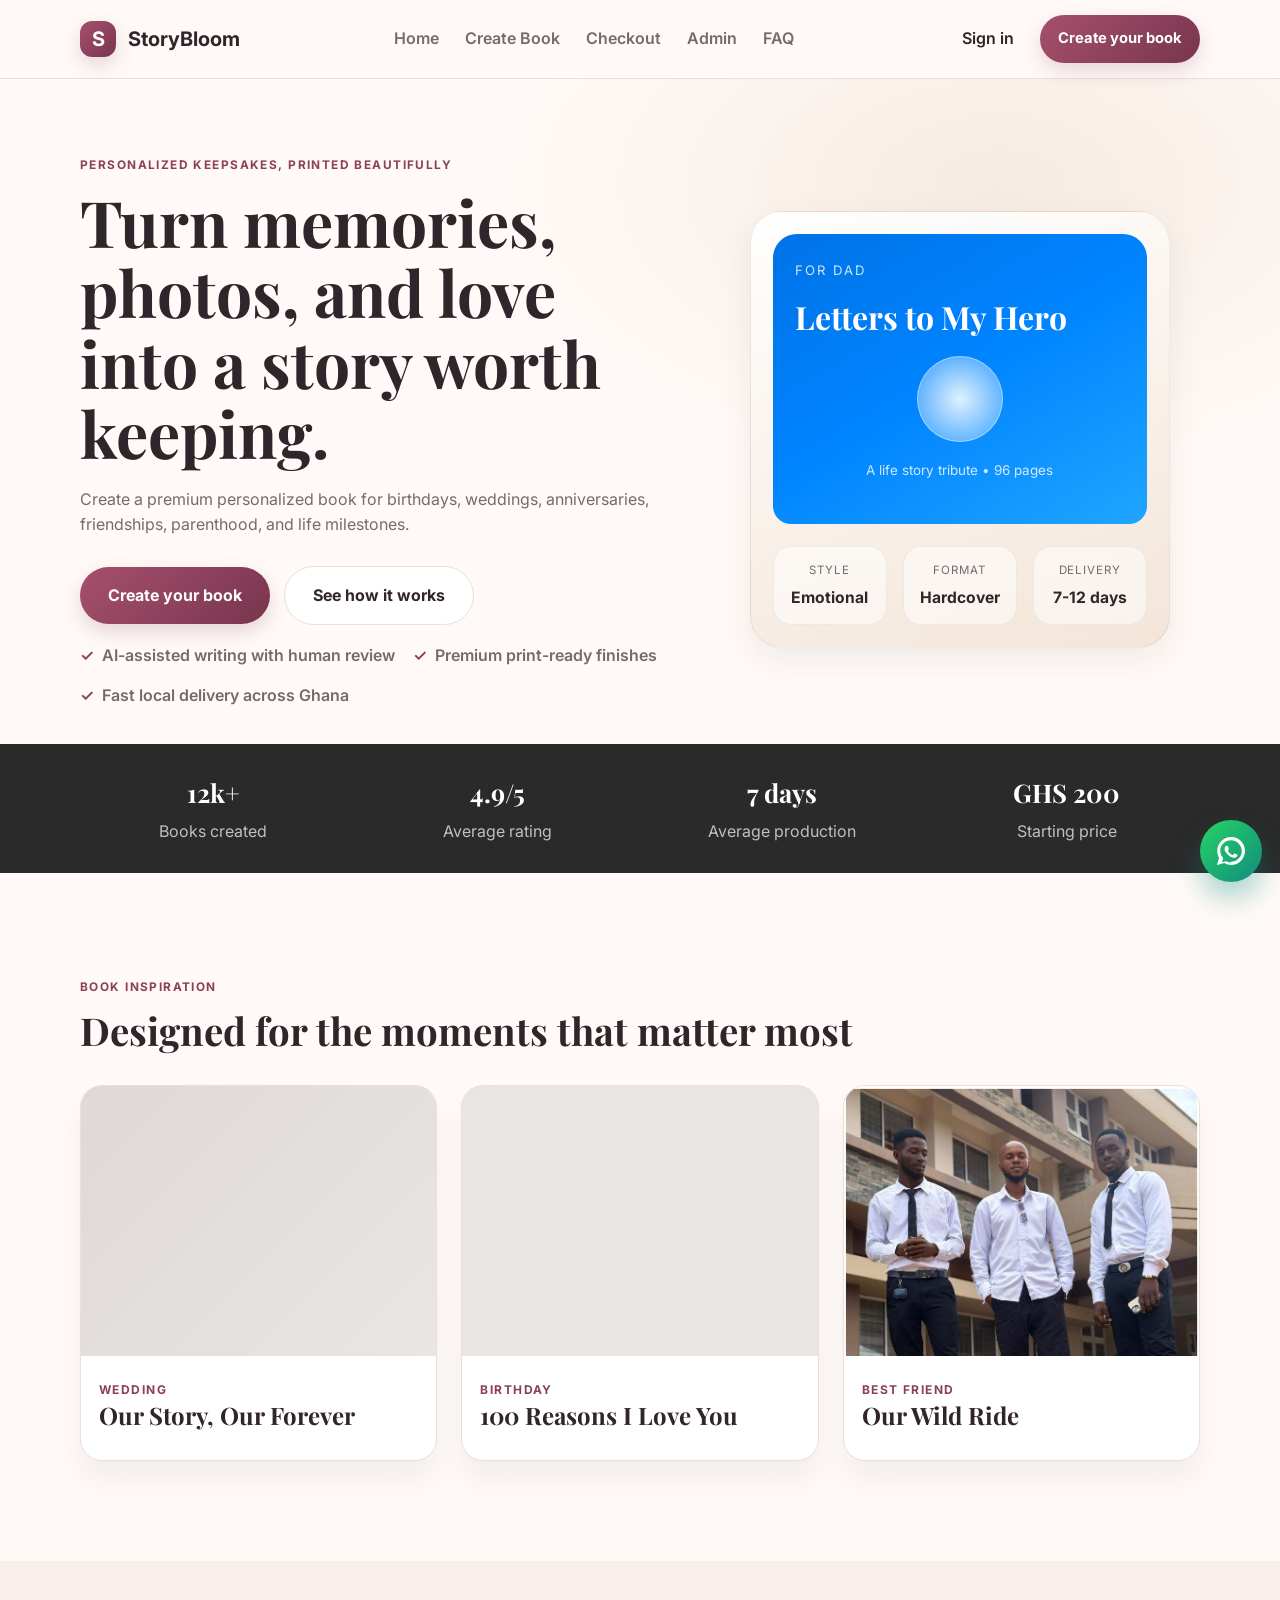
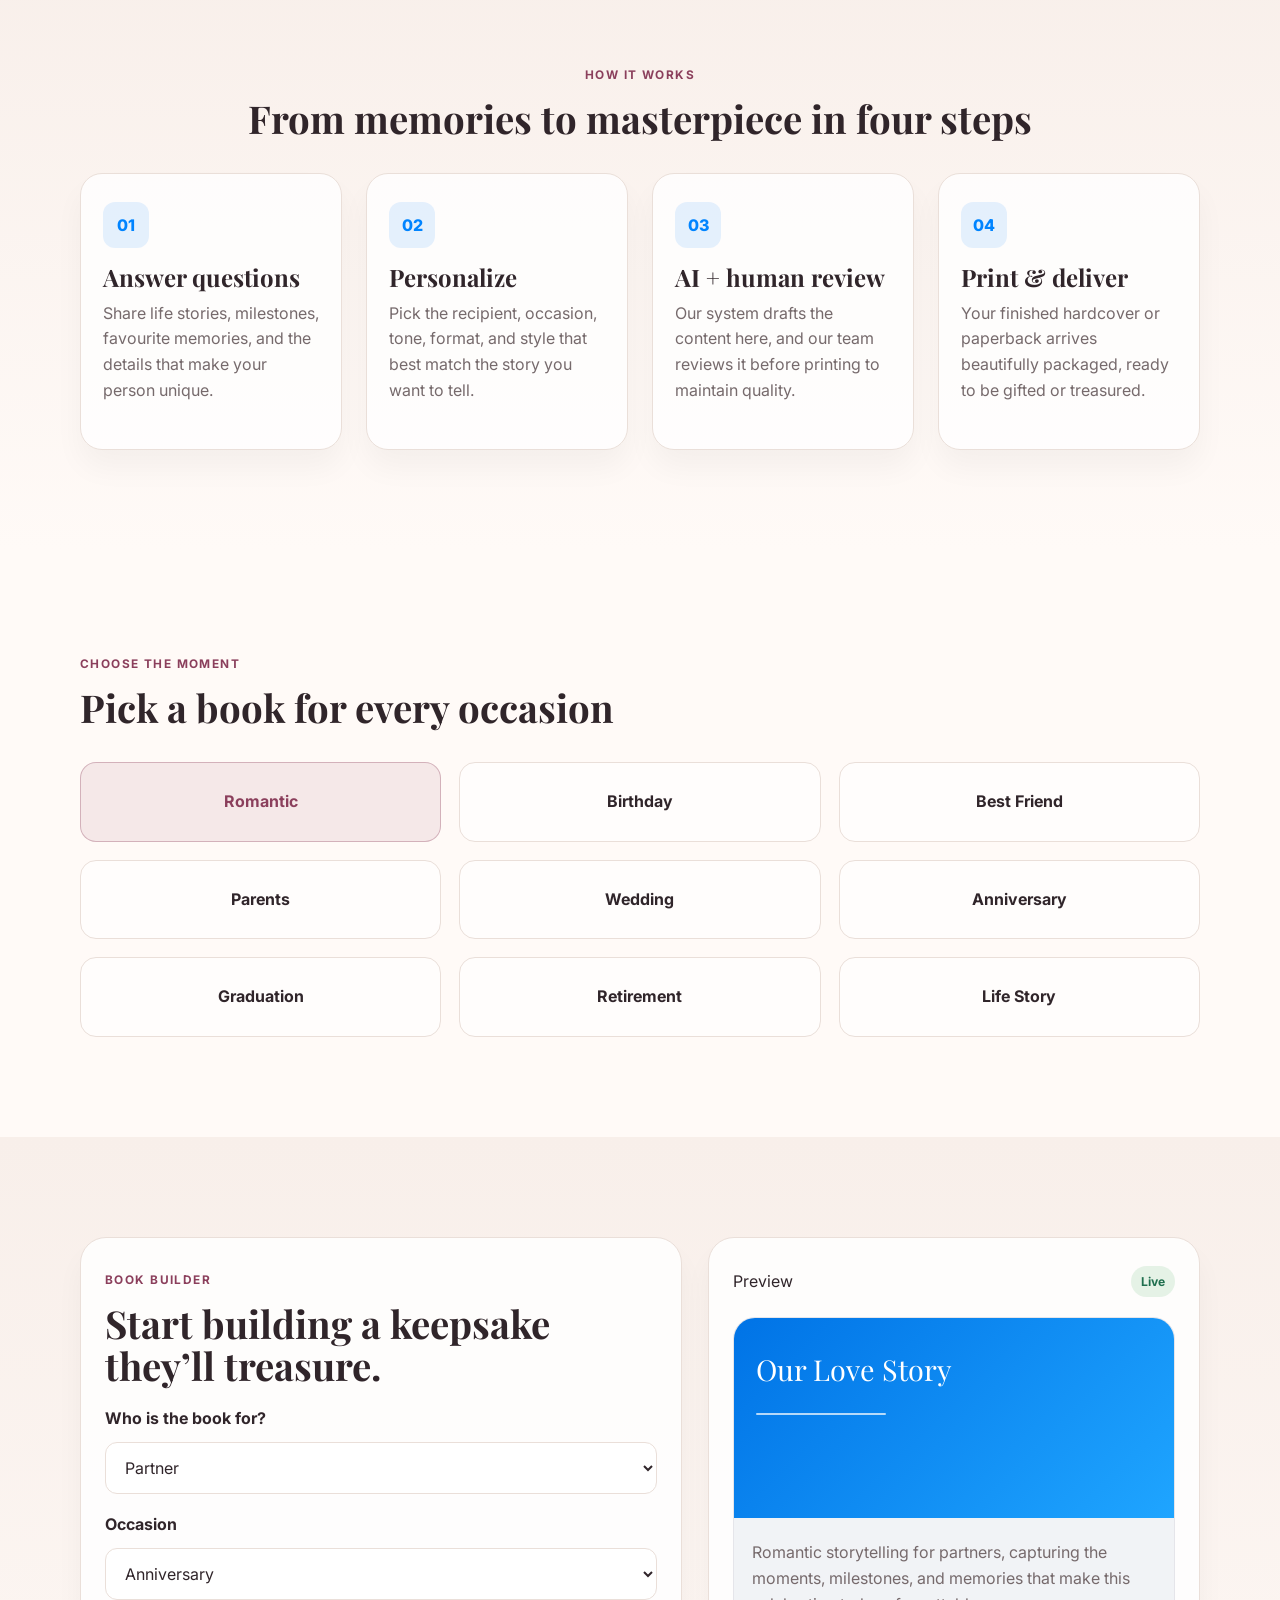
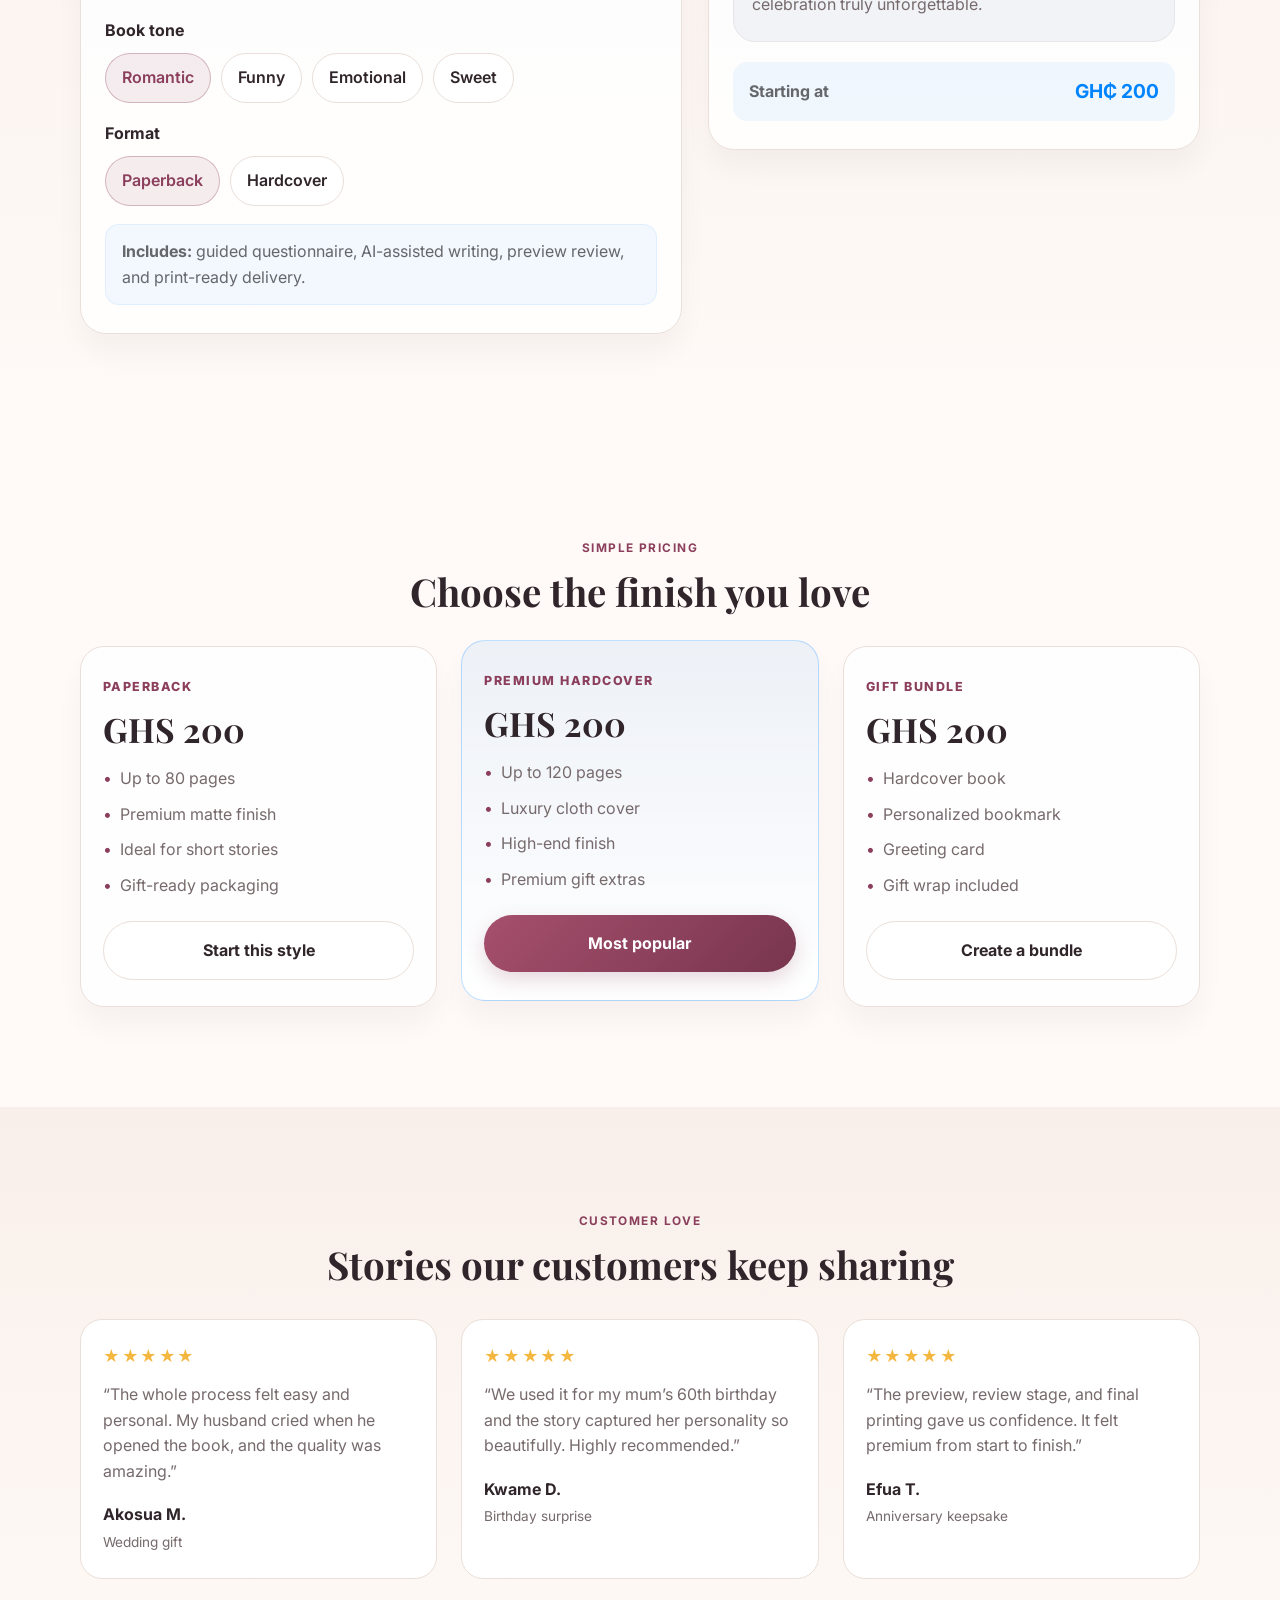
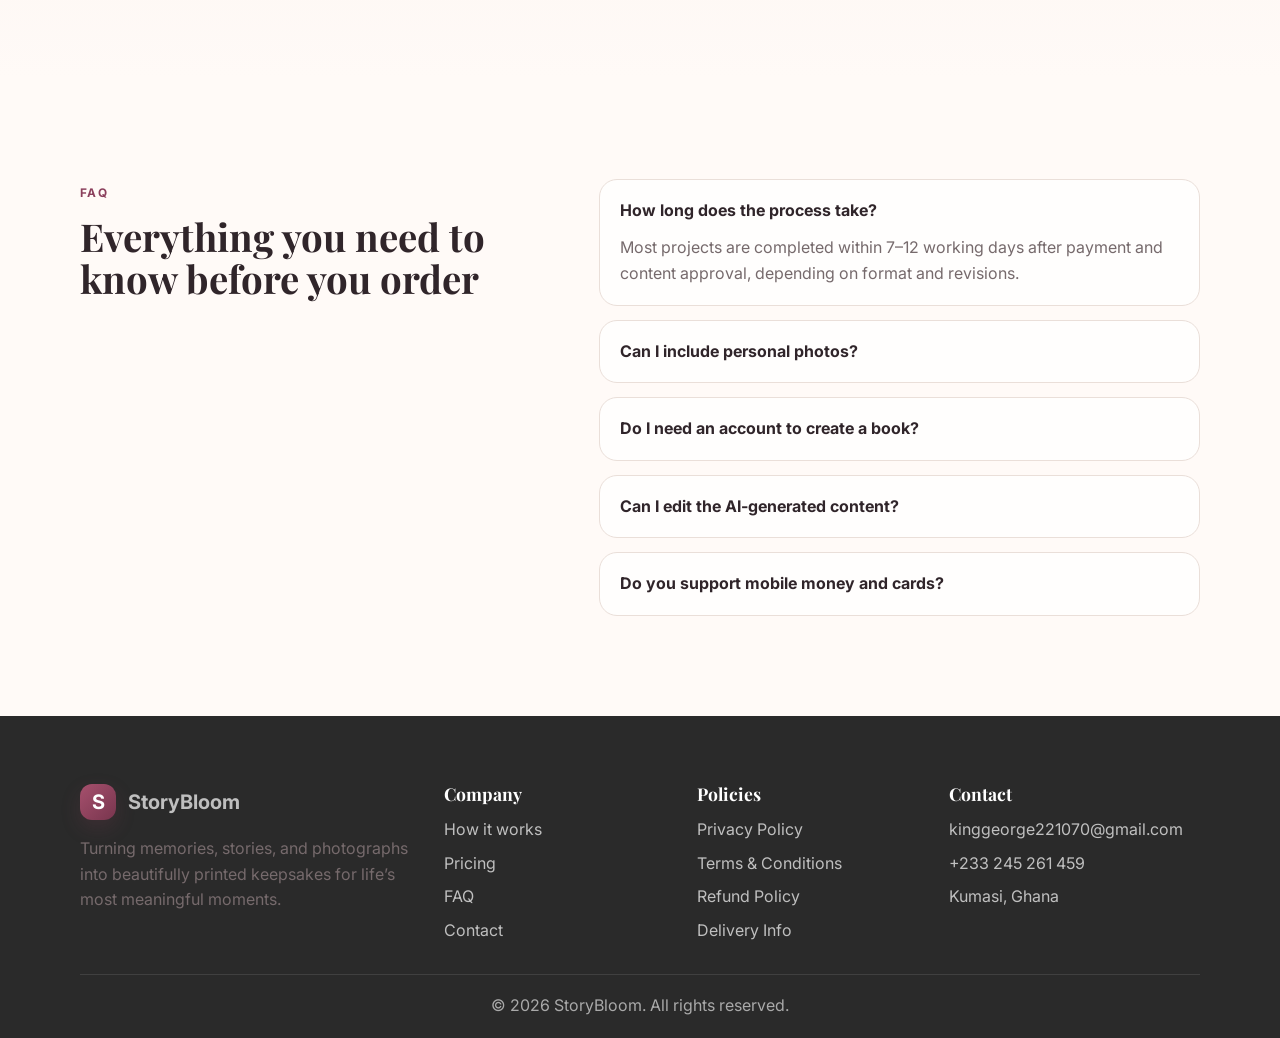
<file: index.html>
<!DOCTYPE html>
<html lang="en">

<head>
    <meta charset="UTF-8" />
    <meta name="viewport" content="width=device-width, initial-scale=1.0" />
    <title>StoryBloom | Personalized Books for Every Memory</title>
    <meta name="description" content="Create a meaningful personalized book for birthdays, anniversaries, weddings, and life milestones. Turn memories into a beautifully printed keepsake." />
    <link rel="preconnect" href="https://fonts.googleapis.com" />
    <link rel="preconnect" href="https://fonts.gstatic.com" crossorigin />
    <link href="https://fonts.googleapis.com/css2?family=Playfair+Display:wght@600;700;800&family=Inter:wght@400;500;600;700;800&display=swap" rel="stylesheet" />
    <link rel="stylesheet" href="sb.css" />
</head>

<body>
    <header class="topbar">
        <div class="container nav-wrap">
            <a href="#home" class="brand" aria-label="StoryBloom home">
                <span class="brand-mark">S</span>
                <span>StoryBloom</span>
            </a>

            <button class="nav-toggle" aria-label="Open menu">
          <span></span>
          <span></span>
          <span></span>
        </button>

            <nav class="main-nav">
                <a href="index.html">Home</a>
                <a href="create-book.html">Create Book</a>
                <a href="checkout.html">Checkout</a>
                <a href="admin.html">Admin</a>
                <a href="#faq">FAQ</a>
            </nav>

            <div class="nav-actions">
                <a href="auth.html" class="link-btn" data-auth-link>Sign in</a>
                <a href="create-book.html" class="primary-btn small">Create your book</a>
            </div>
        </div>
    </header>

    <main id="home">
        <section class="hero">
            <div class="container hero-grid">
                <div class="hero-copy">
                    <span class="eyebrow">Personalized keepsakes, printed beautifully</span>
                    <h1>Turn memories, photos, and love into a story worth keeping.</h1>
                    <p>
                        Create a premium personalized book for birthdays, weddings, anniversaries, friendships, parenthood, and life milestones.
                    </p>
                    <div class="hero-actions">
                        <a href="create-book.html" class="primary-btn">Create your book</a>
                        <a href="#how-it-works" class="secondary-btn">See how it works</a>
                    </div>
                    <ul class="hero-points">
                        <li>AI-assisted writing with human review</li>
                        <li>Premium print-ready finishes</li>
                        <li>Fast local delivery across Ghana</li>
                    </ul>
                </div>

                <div class="hero-visual" aria-label="Book mockup preview">
                    <div class="book-card">
                        <div class="book-cover">
                            <div class="cover-kicker">For Dad</div>
                            <h2>Letters to My Hero</h2>
                            <div class="cover-ornament"></div>
                            <div class="cover-meta">A life story tribute • 96 pages</div>
                        </div>
                        <div class="book-details">
                            <div>
                                <span>Style</span>
                                <strong>Emotional</strong>
                            </div>
                            <div>
                                <span>Format</span>
                                <strong>Hardcover</strong>
                            </div>
                            <div>
                                <span>Delivery</span>
                                <strong>7-12 days</strong>
                            </div>
                        </div>
                    </div>
                </div>
            </div>
        </section>

        <section class="stats-band">
            <div class="container stats-grid">
                <div>
                    <strong>12k+</strong>
                    <span>Books created</span>
                </div>
                <div>
                    <strong>4.9/5</strong>
                    <span>Average rating</span>
                </div>
                <div>
                    <strong>7 days</strong>
                    <span>Average production</span>
                </div>
                <div>
                    <strong>GHS 200</strong>
                    <span>Starting price</span>
                </div>
            </div>
        </section>

        <section class="showcase section-space">
            <div class="container">
                <div class="section-heading">
                    <span class="eyebrow">Book inspiration</span>
                    <h2>Designed for the moments that matter most</h2>
                </div>

                <div class="examples-grid">
                    <article class="example-card">
                        <div class="example-image image-one"></div>
                        <div class="example-content">
                            <span>Wedding</span>
                            <h3>Our Story, Our Forever</h3>
                        </div>
                    </article>
                    <article class="example-card">
                        <div class="example-image image-two"></div>
                        <div class="example-content">
                            <span>Birthday</span>
                            <h3>100 Reasons I Love You</h3>
                        </div>
                    </article>
                    <article class="example-card">
                        <div class="example-image image-three"></div>
                        <div class="example-content">
                            <span>Best Friend</span>
                            <h3>Our Wild Ride</h3>
                        </div>
                    </article>
                </div>
            </div>
        </section>

        <section id="how-it-works" class="section-space light-section">
            <div class="container">
                <div class="section-heading center">
                    <span class="eyebrow">How it works</span>
                    <h2>From memories to masterpiece in four steps</h2>
                </div>

                <div class="steps-grid">
                    <div class="step-card">
                        <span class="step-number">01</span>
                        <h3>Answer questions</h3>
                        <p>Share life stories, milestones, favourite memories, and the details that make your person unique.</p>
                    </div>
                    <div class="step-card">
                        <span class="step-number">02</span>
                        <h3>Personalize</h3>
                        <p>Pick the recipient, occasion, tone, format, and style that best match the story you want to tell.</p>
                    </div>
                    <div class="step-card">
                        <span class="step-number">03</span>
                        <h3>AI + human review</h3>
                        <p>Our system drafts the content here, and our team reviews it before printing to maintain quality.</p>
                    </div>
                    <div class="step-card">
                        <span class="step-number">04</span>
                        <h3>Print & deliver</h3>
                        <p>Your finished hardcover or paperback arrives beautifully packaged, ready to be gifted or treasured.</p>
                    </div>
                </div>
            </div>
        </section>

        <section id="occasions" class="section-space">
            <div class="container">
                <div class="section-heading">
                    <span class="eyebrow">Choose the moment</span>
                    <h2>Pick a book for every occasion</h2>
                </div>

                <div class="occasion-grid">
                    <button class="occasion-card active" type="button" aria-pressed="true">Romantic</button>
                    <button class="occasion-card" type="button" aria-pressed="false">Birthday</button>
                    <button class="occasion-card" type="button" aria-pressed="false">Best Friend</button>
                    <button class="occasion-card" type="button" aria-pressed="false">Parents</button>
                    <button class="occasion-card" type="button" aria-pressed="false">Wedding</button>
                    <button class="occasion-card" type="button" aria-pressed="false">Anniversary</button>
                    <button class="occasion-card" type="button" aria-pressed="false">Graduation</button>
                    <button class="occasion-card" type="button" aria-pressed="false">Retirement</button>
                    <button class="occasion-card" type="button" aria-pressed="false">Life Story</button>
                </div>
            </div>
        </section>

        <section id="create" class="section-space light-section">
            <div class="container builder-layout">
                <div class="builder-form">
                    <div class="section-heading left small-gap">
                        <span class="eyebrow">Book builder</span>
                        <h2>Start building a keepsake they’ll treasure.</h2>
                    </div>

                    <form class="book-form">
                        <div class="field-group">
                            <label for="recipient">Who is the book for?</label>
                            <select id="recipient" name="recipient">
                  <option>Partner</option>
                  <option>Friend</option>
                  <option>Mother</option>
                  <option>Father</option>
                  <option>Child</option>
                  <option>Colleague</option>
                </select>
                        </div>

                        <div class="field-group">
                            <label for="occasion">Occasion</label>
                            <select id="occasion" name="occasion">
                  <option>Birthday</option>
                  <option selected>Anniversary</option>
                  <option>Wedding</option>
                  <option>Valentine's Day</option>
                  <option>Graduation</option>
                  <option>Just Because</option>
                </select>
                        </div>

                        <div class="field-group">
                            <label for="tone">Book tone</label>
                            <div class="chips" id="tone-options">
                                <button class="chip active" type="button" aria-pressed="true">Romantic</button>
                                <button class="chip" type="button" aria-pressed="false">Funny</button>
                                <button class="chip" type="button" aria-pressed="false">Emotional</button>
                                <button class="chip" type="button" aria-pressed="false">Sweet</button>
                            </div>
                        </div>

                        <div class="field-group">
                            <label for="format">Format</label>
                            <div class="format-toggle" id="format-toggle">
                                <button class="format active" type="button" data-price="200" aria-pressed="true">Paperback</button>
                                <button class="format" type="button" data-price="200" aria-pressed="false">Hardcover</button>
                            </div>
                        </div>

                        <div class="builder-note">
                            <strong>Includes:</strong> guided questionnaire, AI-assisted writing, preview review, and print-ready delivery.
                        </div>
                    </form>
                </div>

                <aside class="builder-preview">
                    <div class="preview-window">
                        <div class="preview-header">
                            <span>Preview</span>
                            <span class="badge">Live</span>
                        </div>
                        <div class="mini-book">
                            <div class="mini-cover">
                                <div class="mini-title" id="preview-title">Our Love Story</div>
                                <div class="mini-line"></div>
                            </div>
                            <div class="mini-body">
                                <p id="preview-copy">
                                    A heartfelt, romantic keepsake capturing your connection, milestones, and the little moments that make your story unforgettable.
                                </p>
                            </div>
                        </div>
                        <div class="price-row">
                            <span>Starting at</span>
                            <strong id="preview-price">GHS 200</strong>
                        </div>
                    </div>
                </aside>
            </div>
        </section>

        <section id="pricing" class="section-space">
            <div class="container">
                <div class="section-heading center">
                    <span class="eyebrow">Simple pricing</span>
                    <h2>Choose the finish you love</h2>
                </div>

                <div class="pricing-grid">
                    <article class="pricing-card">
                        <span class="plan">Paperback</span>
                        <h3>GHS 200</h3>
                        <ul>
                            <li>Up to 80 pages</li>
                            <li>Premium matte finish</li>
                            <li>Ideal for short stories</li>
                            <li>Gift-ready packaging</li>
                        </ul>
                        <a href="#create" class="secondary-btn full">Start this style</a>
                    </article>

                    <article class="pricing-card featured">
                        <span class="plan">Premium Hardcover</span>
                        <h3>GHS 200</h3>
                        <ul>
                            <li>Up to 120 pages</li>
                            <li>Luxury cloth cover</li>
                            <li>High-end finish</li>
                            <li>Premium gift extras</li>
                        </ul>
                        <a href="#create" class="primary-btn full">Most popular</a>
                    </article>

                    <article class="pricing-card">
                        <span class="plan">Gift bundle</span>
                        <h3>GHS 200</h3>
                        <ul>
                            <li>Hardcover book</li>
                            <li>Personalized bookmark</li>
                            <li>Greeting card</li>
                            <li>Gift wrap included</li>
                        </ul>
                        <a href="#create" class="secondary-btn full">Create a bundle</a>
                    </article>
                </div>
            </div>
        </section>

        <section id="reviews" class="section-space light-section">
            <div class="container">
                <div class="section-heading center">
                    <span class="eyebrow">Customer love</span>
                    <h2>Stories our customers keep sharing</h2>
                </div>

                <div class="testimonial-grid">
                    <article class="testimonial-card">
                        <div class="stars">★★★★★</div>
                        <p>“The whole process felt easy and personal. My husband cried when he opened the book, and the quality was amazing.”</p>
                        <div class="person">
                            <strong>Akosua M.</strong>
                            <span>Wedding gift</span>
                        </div>
                    </article>

                    <article class="testimonial-card">
                        <div class="stars">★★★★★</div>
                        <p>“We used it for my mum’s 60th birthday and the story captured her personality so beautifully. Highly recommended.”</p>
                        <div class="person">
                            <strong>Kwame D.</strong>
                            <span>Birthday surprise</span>
                        </div>
                    </article>

                    <article class="testimonial-card">
                        <div class="stars">★★★★★</div>
                        <p>“The preview, review stage, and final printing gave us confidence. It felt premium from start to finish.”</p>
                        <div class="person">
                            <strong>Efua T.</strong>
                            <span>Anniversary keepsake</span>
                        </div>
                    </article>
                </div>
            </div>
        </section>

        <section id="faq" class="section-space faq-section">
            <div class="container faq-wrap">
                <div class="section-heading left small-gap">
                    <span class="eyebrow">FAQ</span>
                    <h2>Everything you need to know before you order</h2>
                </div>

                <div class="faq-list">
                    <details open>
                        <summary>How long does the process take?</summary>
                        <p>Most projects are completed within 7–12 working days after payment and content approval, depending on format and revisions.</p>
                    </details>
                    <details>
                        <summary>Can I include personal photos?</summary>
                        <p>Yes. You can upload multiple photos, select a preferred cover image, and arrange them within the story layout.</p>
                    </details>
                    <details>
                        <summary>Do I need an account to create a book?</summary>
                        <p>Yes. Sign in or register before creating a book. Your account keeps your draft and uploaded photos private.</p>
                    </details>
                    <details>
                        <summary>Can I edit the AI-generated content?</summary>
                        <p>Yes. The content is reviewed and can be revised before approval for print.</p>
                    </details>
                    <details>
                        <summary>Do you support mobile money and cards?</summary>
                        <p>Yes. The platform is designed for Ghana-friendly payment methods, including mobile money and card payments where enabled.</p>
                    </details>
                </div>
            </div>
        </section>
    </main>

    <a class="whatsapp-float" href="https://wa.me/233245261459?text=Hello%20StoryBloom%2C%20I%20want%20to%20know%20more%20about%20your%20books." target="_blank" rel="noopener noreferrer" aria-label="Chat on WhatsApp">
        <svg viewBox="0 0 24 24" aria-hidden="true" focusable="false">
            <path d="M20.52 3.48A11.86 11.86 0 0 0 12.08 0C5.56 0 .2 5.37.2 11.97c0 2.1.55 4.15 1.6 5.96L0 24l6.25-1.64A12 12 0 0 0 12.08 24c6.54 0 11.9-5.38 11.9-12.02 0-3.22-1.25-6.25-3.46-8.5Zm-8.44 18.4h-.08c-1.3 0-2.58-.35-3.7-.96l-.27-.15-3.7.97.99-3.62-.18-.3A9.24 9.24 0 0 1 2.75 12c0-5.1 4.13-9.23 9.23-9.23 2.46 0 4.77 1 6.49 2.72a9.2 9.2 0 0 1 2.72 6.5c0 5.11-4.13 9.24-9.24 9.24Zm5.08-6.9c-.28-.14-1.65-.81-1.9-.9-.25-.09-.43-.14-.62.14-.18.28-.7.9-.86 1.08-.16.18-.32.2-.6.07-.28-.14-1.18-.43-2.24-1.38-.83-.74-1.39-1.65-1.55-1.93-.16-.28-.02-.43.12-.57.13-.13.28-.32.42-.48.14-.16.18-.28.28-.46.09-.18.05-.34-.02-.48-.07-.14-.62-1.48-.85-2.03-.22-.54-.45-.46-.62-.47-.16-.01-.34-.01-.52-.01-.18 0-.48.07-.73.34-.25.28-.95.93-.95 2.28s.97 2.63 1.1 2.82c.14.18 1.9 2.9 4.6 4.06.64.28 1.14.45 1.53.58.64.2 1.23.17 1.7.1.52-.08 1.65-.67 1.88-1.32.23-.65.23-1.21.16-1.32-.07-.1-.25-.16-.52-.3Z"/>
        </svg>
    </a>

    <footer id="contact" class="site-footer">
        <div class="container footer-grid">
            <div>
                <a href="#home" class="brand footer-brand">
                    <span class="brand-mark">S</span>
                    <span>StoryBloom</span>
                </a>
                <p>Turning memories, stories, and photographs into beautifully printed keepsakes for life’s most meaningful moments.</p>
            </div>

            <div>
                <h3>Company</h3>
                <ul>
                    <li><a href="#how-it-works">How it works</a></li>
                    <li><a href="#pricing">Pricing</a></li>
                    <li><a href="#faq">FAQ</a></li>
                    <li><a href="#contact">Contact</a></li>
                </ul>
            </div>

            <div>
                <h3>Policies</h3>
                <ul>
                    <li><a href="#">Privacy Policy</a></li>
                    <li><a href="#">Terms & Conditions</a></li>
                    <li><a href="#">Refund Policy</a></li>
                    <li><a href="#">Delivery Info</a></li>
                </ul>
            </div>

            <div>
                <h3>Contact</h3>
                <ul>
                    <li><a href="mailto:kinggeorge221070@gmail.com">kinggeorge221070@gmail.com</a></li>
                    <li><a href="tel:+233245261459">+233 245 261 459</a></li>
                    <li>Kumasi, Ghana</li>
                </ul>
            </div>
        </div>
        <div class="container copyright">© 2026 StoryBloom. All rights reserved.</div>
    </footer>

    <script src="sb.js"></script>
</body>

</html>
</file>
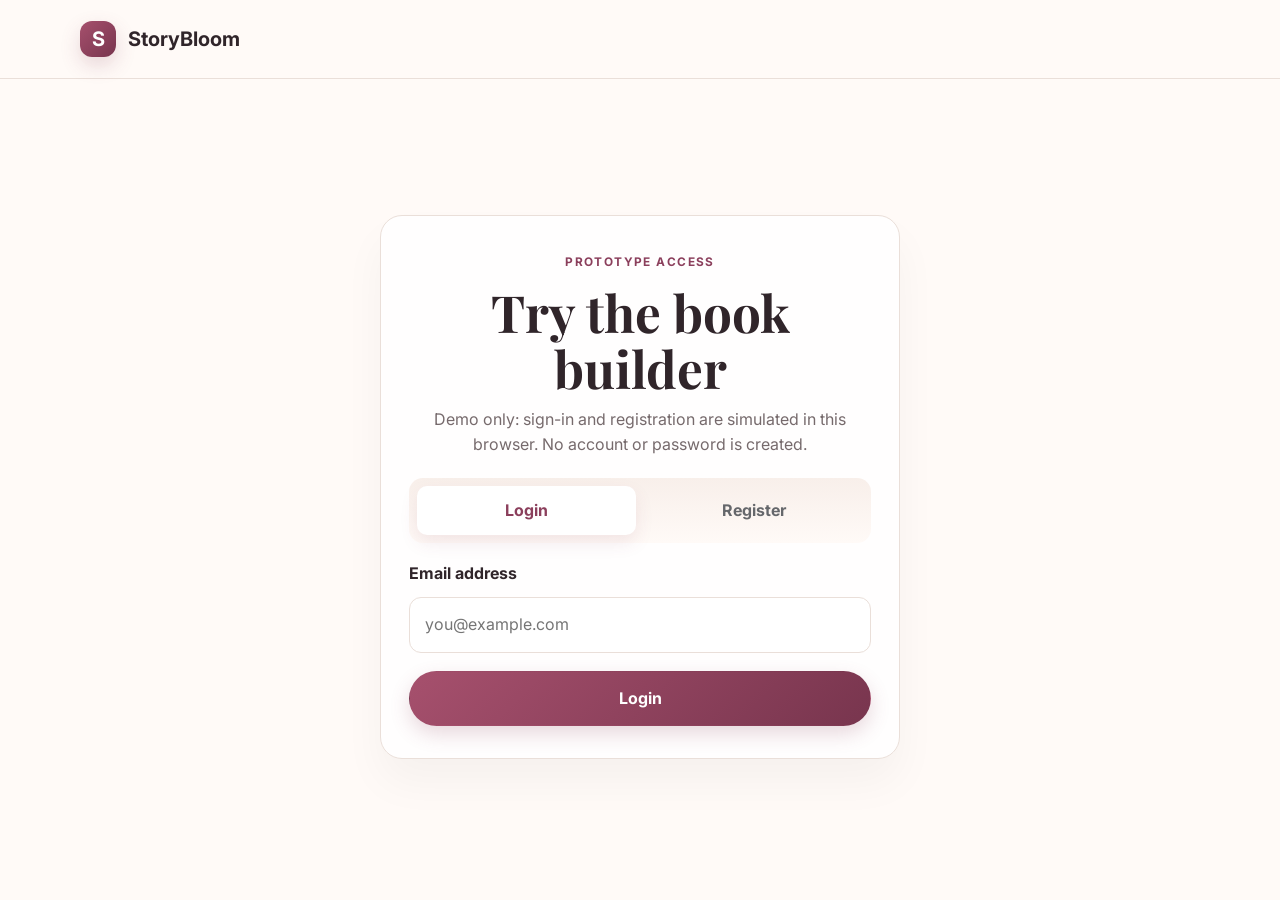
<file: admin.html>
<!DOCTYPE html>
<html lang="en">

<head>
    <meta charset="UTF-8" />
    <meta name="viewport" content="width=device-width, initial-scale=1.0" />
    <title>Admin Dashboard | StoryBloom Ghana</title>
    <meta name="description" content="Business dashboard for order management, production status, and AI review workflows." />
    <link rel="preconnect" href="https://fonts.googleapis.com" />
    <link rel="preconnect" href="https://fonts.gstatic.com" crossorigin />
    <link href="https://fonts.googleapis.com/css2?family=Playfair+Display:wght@600;700;800&family=Inter:wght@400;500;600;700;800&display=swap" rel="stylesheet" />
    <link rel="stylesheet" href="sb.css" />
</head>

<body>
    <div class="container admin-shell section-space">
        <aside class="sidebar">
            <a class="brand" href="index.html" aria-label="StoryBloom home">
                <span class="brand-mark">S</span>
                <div>
                    <strong>StoryBloom</strong>
                    <small>Admin</small>
                </div>
            </a>

            <nav class="sidebar-nav" aria-label="Admin navigation">
                <a href="#" class="active">Overview</a>
                <a href="#">Orders</a>
                <a href="#">Customers</a>
                <a href="#">Products</a>
                <a href="#">Print Queue</a>
                <a href="#">Analytics</a>
                <a href="#">Settings</a>
            </nav>
        </aside>

        <main class="admin-main">
            <section class="panel stat-card">
                <div class="section-heading left" style="margin-bottom: 18px;">
                    <span class="eyebrow">Overview</span>
                    <h2>Business dashboard</h2>
                </div>

                <div class="stats-grid">
                    <div class="panel stat-card">
                        <strong>124</strong>
                        <span>Orders this month</span>
                    </div>
                    <div class="panel stat-card">
                        <strong>GH₵ 42.8k</strong>
                        <span>Revenue</span>
                    </div>
                    <div class="panel stat-card">
                        <strong>18</strong>
                        <span>Awaiting review</span>
                    </div>
                    <div class="panel stat-card">
                        <strong>9</strong>
                        <span>Ready for delivery</span>
                    </div>
                </div>
            </section>

            <section class="content-grid">
                <div class="panel">
                    <div class="section-heading left" style="margin-bottom: 18px;">
                        <span class="eyebrow">Orders</span>
                        <h3>Recent orders</h3>
                    </div>
                    <div class="table-wrap">
                        <table class="orders-table">
                            <thead>
                                <tr>
                                    <th>Order</th>
                                    <th>Customer</th>
                                    <th>Status</th>
                                    <th>Value</th>
                                </tr>
                            </thead>
                            <tbody>
                                <tr>
                                    <td>#STB-40218</td>
                                    <td>Ama Mensah</td>
                                    <td><span class="status-pill status-review">Review</span></td>
                                    <td>GH₵ 850</td>
                                </tr>
                                <tr>
                                    <td>#STB-40196</td>
                                    <td>Kwaku Amo</td>
                                    <td><span class="status-pill status-live">Approved</span></td>
                                    <td>GH₵ 1,080</td>
                                </tr>
                                <tr>
                                    <td>#STB-40145</td>
                                    <td>Efua Owusu</td>
                                    <td><span class="status-pill status-printing">Printing</span></td>
                                    <td>GH₵ 950</td>
                                </tr>
                                <tr>
                                    <td>#STB-40095</td>
                                    <td>Michael Osei</td>
                                    <td><span class="status-pill status-live">Delivered</span></td>
                                    <td>GH₵ 720</td>
                                </tr>
                            </tbody>
                        </table>
                    </div>
                </div>

                <div class="panel ai-panel">
                    <div class="section-heading left" style="margin-bottom: 18px;">
                        <span class="eyebrow">AI review</span>
                        <h3>Current Draft</h3>
                    </div>

                    <div class="book-preview-box">
                        <strong>Our Love Story</strong>
                        <p>“A heartfelt story of resilience, laughter, and love... with key memories from Accra to our years together.”</p>
                    </div>

                    <div class="field-group">
                        <label for="approval-action">Approval action</label>
                        <select id="approval-action">
                <option>Approve for print</option>
                <option>Request revisions</option>
                <option>Regenerate section</option>
              </select>
                    </div>
                    <a href="#" class="btn btn-primary full">Submit action</a>
                </div>
            </section>

            <section class="panel">
                <div class="section-heading left" style="margin-bottom: 18px;">
                    <span class="eyebrow">Performance</span>
                    <h3>Monthly sales</h3>
                </div>

                <div class="bar-chart">
                    <div class="bar-item">
                        <span>Jan</span>
                        <div class="bar-track"><span style="width: 42%;"></span></div>
                        <strong>42%</strong>
                    </div>
                    <div class="bar-item">
                        <span>Feb</span>
                        <div class="bar-track"><span style="width: 58%;"></span></div>
                        <strong>58%</strong>
                    </div>
                    <div class="bar-item">
                        <span>Mar</span>
                        <div class="bar-track"><span style="width: 72%;"></span></div>
                        <strong>72%</strong>
                    </div>
                    <div class="bar-item">
                        <span>Apr</span>
                        <div class="bar-track"><span style="width: 88%;"></span></div>
                        <strong>88%</strong>
                    </div>
                </div>
            </section>
        </main>
    </div>

    <script src="sb.js"></script>
</body>

</html>
</file>
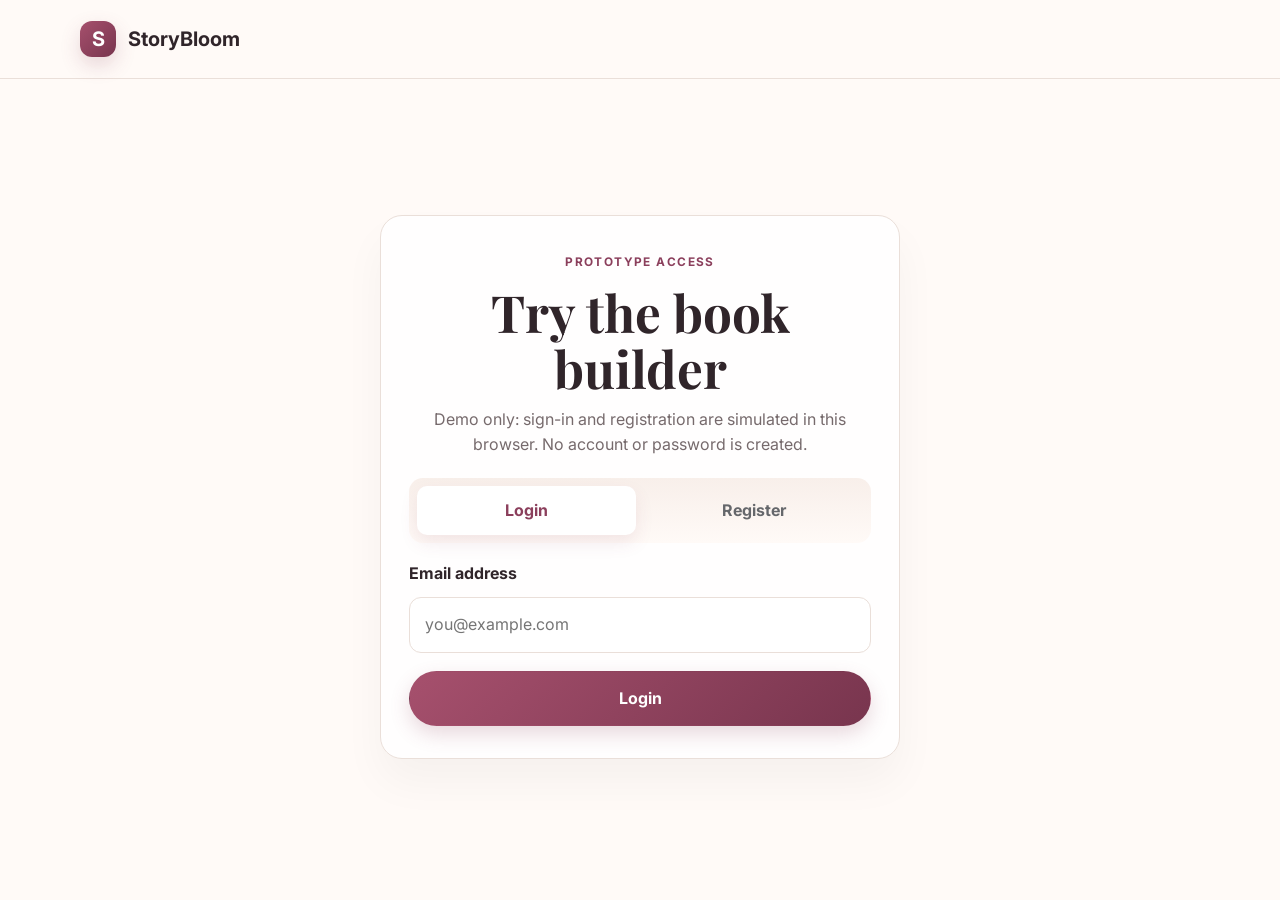
<file: auth.html>
<!DOCTYPE html>
<html lang="en">

<head>
    <meta charset="UTF-8" />
    <meta name="viewport" content="width=device-width, initial-scale=1.0" />
    <title>Login or Register | StoryBloom Ghana</title>
    <meta name="description" content="Try the StoryBloom sign-in prototype." />
    <link rel="preconnect" href="https://fonts.googleapis.com" />
    <link rel="preconnect" href="https://fonts.gstatic.com" crossorigin />
    <link href="https://fonts.googleapis.com/css2?family=Playfair+Display:wght@600;700;800&family=Inter:wght@400;500;600;700;800&display=swap" rel="stylesheet" />
    <link rel="stylesheet" href="sb.css" />
</head>

<body>
    <header class="topbar">
        <div class="container nav-wrap">
            <a href="index.html" class="brand" aria-label="StoryBloom home">
                <span class="brand-mark">S</span>
                <span>StoryBloom</span>
            </a>
        </div>
    </header>

    <main class="section-space">
        <div class="container auth-shell">
            <div class="panel auth-panel">
                <div class="auth-header">
                    <span class="eyebrow">Prototype access</span>
                    <h1 class="page-title">Try the book builder</h1>
                    <p>Demo only: sign-in and registration are simulated in this browser. No account or password is created.</p>
                </div>

                <div class="auth-tabs" aria-label="Authentication tabs">
                    <button type="button" class="auth-tab active" data-auth-tab="login" aria-selected="true">Login</button>
                    <button type="button" class="auth-tab" data-auth-tab="register" aria-selected="false">Register</button>
                </div>

                <div id="auth-message" class="auth-message" role="alert" hidden></div>

                <form id="login-form" class="auth-form active" data-auth-form="login">
                    <div class="field-group">
                        <label for="login-email">Email address</label>
                        <input id="login-email" name="login-email" type="email" placeholder="you@example.com" autocomplete="email" required />
                    </div>
                    <button type="submit" class="btn btn-primary full">Login</button>
                </form>

                <form id="register-form" class="auth-form" data-auth-form="register" hidden>
                    <div class="field-group">
                        <label for="register-name">Full name</label>
                        <input id="register-name" name="register-name" type="text" placeholder="Your full name" autocomplete="name" required />
                    </div>
                    <div class="field-group">
                        <label for="register-email">Email address</label>
                        <input id="register-email" name="register-email" type="email" placeholder="you@example.com" autocomplete="email" required />
                    </div>
                    <button type="submit" class="btn btn-primary full">Create account</button>
                </form>
            </div>
        </div>
    </main>

    <script src="sb.js"></script>
</body>

</html>
</file>
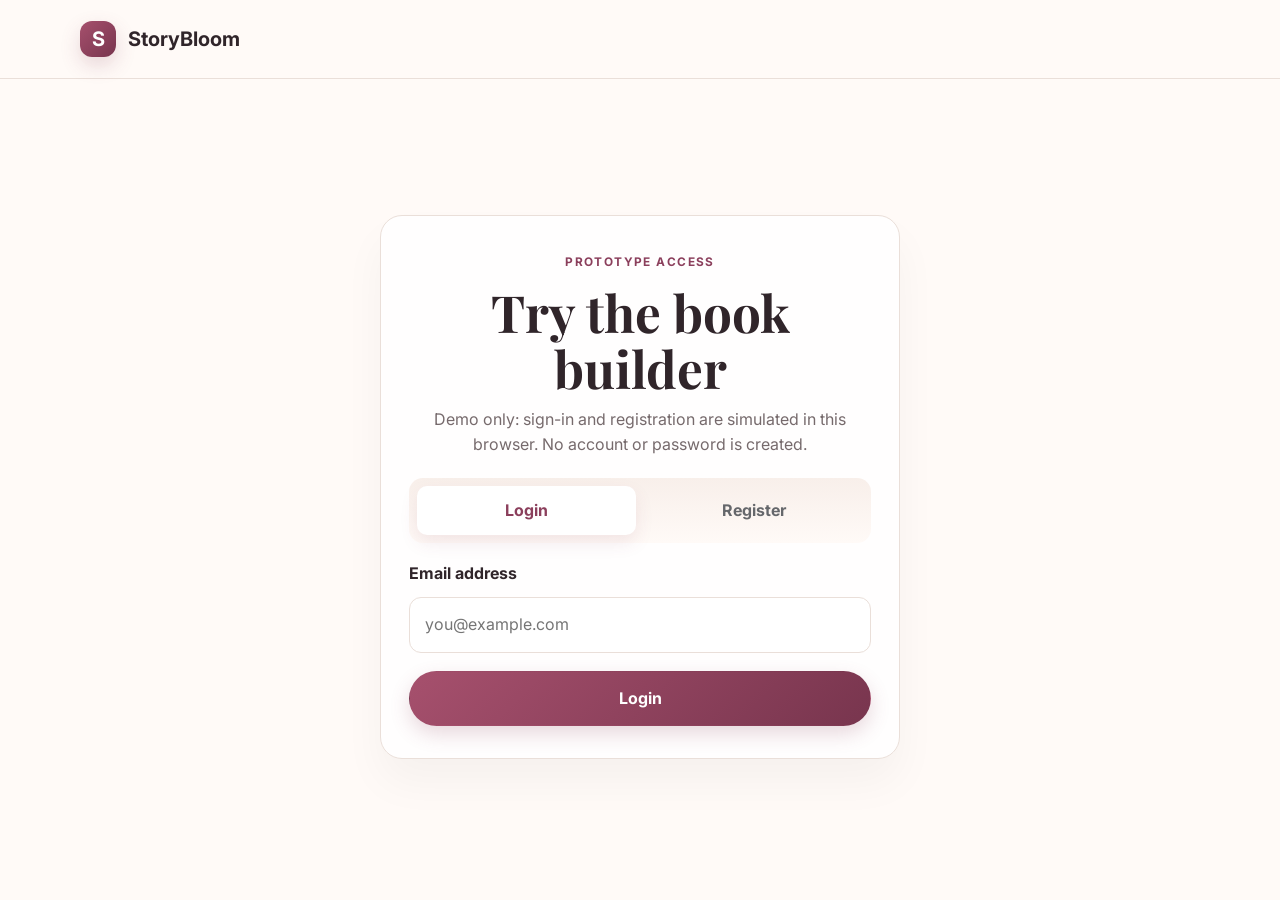
<file: checkout.html>
<!DOCTYPE html>
<html lang="en">

<head>
    <meta charset="UTF-8" />
    <meta name="viewport" content="width=device-width, initial-scale=1.0" />
    <title>Checkout | StoryBloom Ghana</title>
    <meta name="description" content="Complete your order, choose delivery details, and pay securely." />
    <link rel="preconnect" href="https://fonts.googleapis.com" />
    <link rel="preconnect" href="https://fonts.gstatic.com" crossorigin />
    <link href="https://fonts.googleapis.com/css2?family=Playfair+Display:wght@600;700;800&family=Inter:wght@400;500;600;700;800&display=swap" rel="stylesheet" />
    <link rel="stylesheet" href="sb.css" />
</head>

<body>
    <header class="topbar">
        <div class="container nav">
            <a class="brand" href="index.html" aria-label="StoryBloom home">
                <span class="brand-mark">S</span>
                <div>
                    <strong>StoryBloom</strong>
                    <small>Ghana</small>
                </div>
            </a>
            <nav class="main-nav" aria-label="Main navigation">
                <a href="index.html">Home</a>
                <a href="create-book.html">Create Book</a>
                <a href="checkout.html" class="active">Checkout</a>
                <a href="admin.html">Admin</a>
            </nav>
            <div class="header-actions">
                <a class="link-btn" href="auth.html" data-auth-link>Sign in</a>
                <a class="btn btn-primary" href="create-book.html">Back to Builder</a>
            </div>
        </div>
    </header>

    <main>
        <section class="page-header">
            <div class="container">
                <span class="eyebrow">Complete order</span>
                <h1 class="page-title">Checkout</h1>
                <p class="page-subtitle">Review your details, add delivery information, and complete payment.</p>
            </div>
        </section>

        <section class="section-space">
            <div class="container checkout-grid">
                <div class="panel checkout-box">
                    <h3>Customer Information</h3>
                    <div class="field-group">
                        <label for="full-name">Full name</label>
                        <input id="full-name" type="text" placeholder="Your full name" autocomplete="name" />
                    </div>
                    <div class="field-group">
                        <label for="email">Email address</label>
                        <input id="email" type="email" placeholder="you@example.com" autocomplete="email" />
                    </div>
                    <div class="field-group">
                        <label for="phone">Phone / WhatsApp</label>
                        <input id="phone" type="tel" placeholder="+233 20 000 0000" autocomplete="tel" />
                    </div>

                    <h3>Delivery Information</h3>
                    <div class="field-group">
                        <label for="address">Delivery address</label>
                        <input id="address" type="text" placeholder="Street address" autocomplete="street-address" />
                    </div>
                    <div class="field-group">
                        <label for="city">City / Town</label>
                        <input id="city" type="text" placeholder="City or town" autocomplete="address-level2" />
                    </div>
                    <div class="field-group">
                        <label for="region">Region</label>
                        <input id="region" type="text" placeholder="Region" autocomplete="address-level1" />
                    </div>
                    <div class="field-group">
                        <label for="delivery-notes">Delivery instructions</label>
                        <textarea id="delivery-notes" rows="3" placeholder="Optional delivery instructions"></textarea>
                    </div>

                    <p>Online payment is not enabled yet. Contact us to arrange payment before we begin production.</p>
                </div>

                <aside class="panel order-summary">
                    <h3>Order Summary</h3>
                    <div class="order-row"><span>Book</span><strong id="checkout-book-title">Not selected</strong></div>
                    <div class="order-row"><span>Format</span><strong id="checkout-book-format">—</strong></div>
                    <div class="order-row"><span>Extras</span><strong id="checkout-book-extras">—</strong></div>
                    <div class="order-row"><span>Subtotal</span><strong>GH₵ 200</strong></div>
                    <div class="order-row"><span>Delivery</span><strong>GH₵ 0</strong></div>
                    <div class="order-row"><span>Discount</span><strong>GH₵ 0</strong></div>
                    <div class="total-row"><span>Total</span><span>GH₵ 200</span></div>

                    <div class="field-group" style="margin-top: 18px;">
                        <label for="promo-code">Promo code</label>
                        <input id="promo-code" type="text" placeholder="Enter code" />
                    </div>

                    <label class="method-box" style="margin-top: 18px;">
              <input type="checkbox" checked />
              <span>I agree to the terms and privacy policy</span>
            </label>

                    <div id="checkout-message" class="auth-message" role="alert" hidden></div>
                    <a id="pay-now-button" href="confirmation.html" class="btn btn-primary full" style="margin-top: 20px;">Online payments unavailable</a>
                </aside>
            </div>
        </section>
    </main>

    <footer class="site-footer">
        <div class="container footer-grid">
            <div>
                <a class="brand footer-brand" href="index.html" aria-label="StoryBloom home">
                    <span class="brand-mark">S</span>
                    <div>
                        <strong>StoryBloom</strong>
                        <small>Ghana</small>
                    </div>
                </a>
                <p>Beautiful books made from memories, milestones, and love.</p>
            </div>
            <div>
                <h4>Explore</h4>
                <ul>
                    <li><a href="index.html">Home</a></li>
                    <li><a href="create-book.html">Create Book</a></li>
                    <li><a href="checkout.html">Checkout</a></li>
                </ul>
            </div>
            <div>
                <h4>Company</h4>
                <ul>
                    <li><a href="#">Privacy Policy</a></li>
                    <li><a href="#">Terms</a></li>
                    <li><a href="#">Support</a></li>
                </ul>
            </div>
            <div>
                <h4>Contact</h4>
                <ul>
                    <li><a href="mailto:hello@storybloomgh.com">hello@storybloomgh.com</a></li>
                    <li><a href="tel:+233200000000">+233 20 000 0000</a></li>
                    <li>Accra, Ghana</li>
                </ul>
            </div>
        </div>
        <div class="container copyright"><span>© 2026 StoryBloom Ghana</span></div>
    </footer>

    <script src="sb.js"></script>
</body>

</html>
</file>
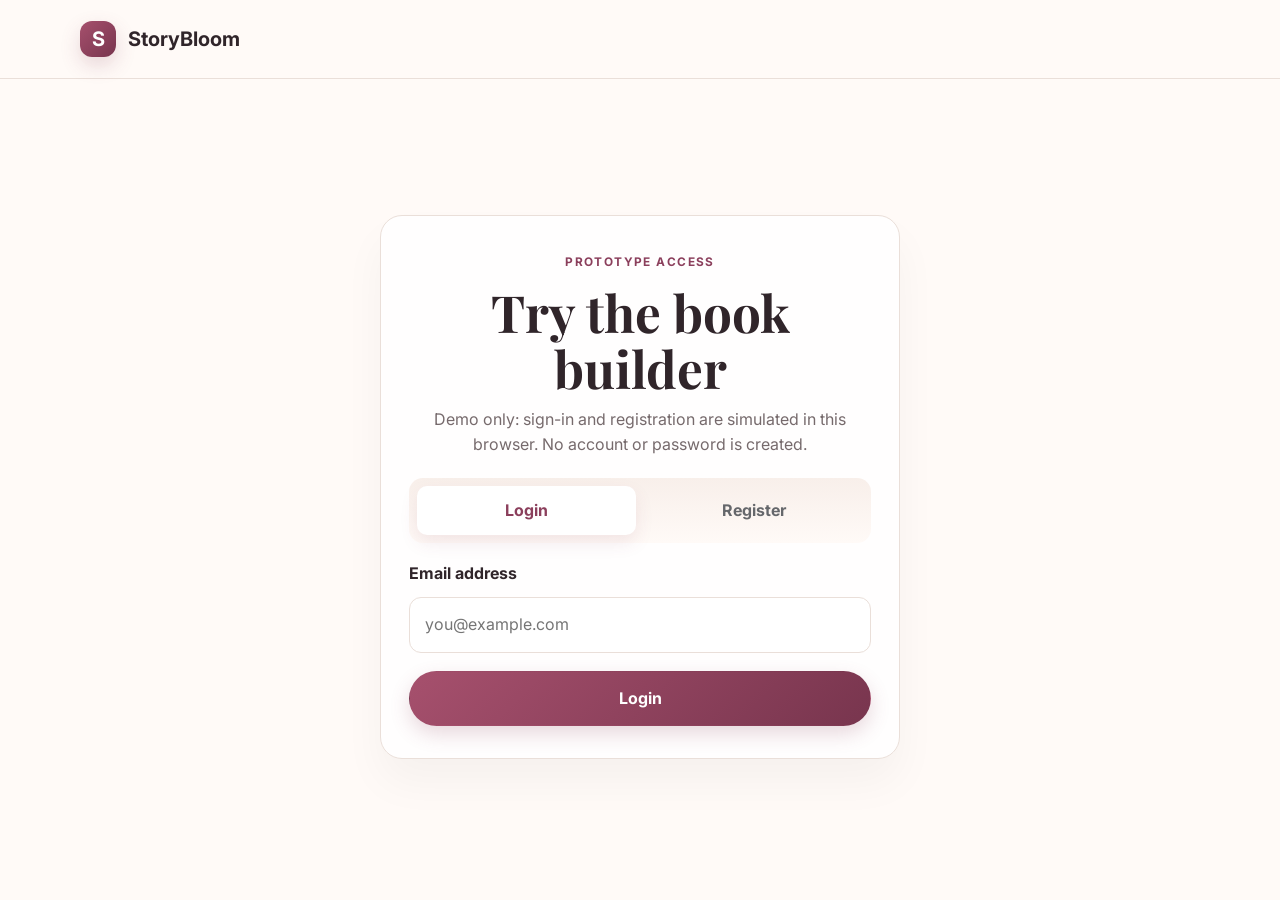
<file: confirmation.html>
<!DOCTYPE html>
<html lang="en">

<head>
    <meta charset="UTF-8" />
    <meta name="viewport" content="width=device-width, initial-scale=1.0" />
    <title>Online Payments Unavailable | StoryBloom Ghana</title>
    <meta name="description" content="StoryBloom online checkout is not available yet. Contact us to arrange your order." />
    <link rel="preconnect" href="https://fonts.googleapis.com" />
    <link rel="preconnect" href="https://fonts.gstatic.com" crossorigin />
    <link href="https://fonts.googleapis.com/css2?family=Playfair+Display:wght@600;700;800&family=Inter:wght@400;500;600;700;800&display=swap" rel="stylesheet" />
    <link rel="stylesheet" href="sb.css" />
</head>

<body>
    <header class="topbar">
        <div class="container nav">
            <a class="brand" href="index.html" aria-label="StoryBloom home">
                <span class="brand-mark">S</span>
                <div>
                    <strong>StoryBloom</strong>
                    <small>Ghana</small>
                </div>
            </a>
            <nav class="main-nav" aria-label="Main navigation">
                <a href="index.html">Home</a>
                <a href="create-book.html">Create Book</a>
                <a href="checkout.html">Checkout</a>
                <a href="admin.html">Admin</a>
            </nav>
            <div class="header-actions">
                <a class="link-btn" href="auth.html" data-auth-link>Sign in</a>
                <a class="btn btn-primary" href="index.html">Continue shopping</a>
            </div>
        </div>
    </header>

    <main>
        <section class="section-space">
            <div class="container">
                <div class="panel confirmation-card">
                    <div class="confirmation-badge">✓</div>
                    <span class="eyebrow">Checkout not active</span>
                    <h1 class="page-title" style="margin-bottom: 0;">Online payment is not available yet</h1>
                    <p>Checkout is not connected yet. No payment has been taken and no order has been placed. Contact us to arrange your order.</p>

                    <div class="hero-actions" style="justify-content: center; margin-top: 24px;">
                        <a class="btn btn-primary" href="create-book.html">Return to your book</a>
                        <a class="btn btn-secondary" href="mailto:hello@storybloomgh.com">Contact StoryBloom</a>
                    </div>
                </div>
            </div>
        </section>
    </main>

    <footer class="site-footer">
        <div class="container footer-grid">
            <div>
                <a class="brand footer-brand" href="index.html" aria-label="StoryBloom home">
                    <span class="brand-mark">S</span>
                    <div>
                        <strong>StoryBloom</strong>
                        <small>Ghana</small>
                    </div>
                </a>
                <p>Beautiful books made from memories, milestones, and love.</p>
            </div>
            <div>
                <h4>Explore</h4>
                <ul>
                    <li><a href="index.html">Home</a></li>
                    <li><a href="create-book.html">Create Book</a></li>
                    <li><a href="checkout.html">Checkout</a></li>
                </ul>
            </div>
            <div>
                <h4>Company</h4>
                <ul>
                    <li><a href="#">Privacy Policy</a></li>
                    <li><a href="#">Terms</a></li>
                    <li><a href="#">Support</a></li>
                </ul>
            </div>
            <div>
                <h4>Contact</h4>
                <ul>
                    <li><a href="mailto:hello@storybloomgh.com">hello@storybloomgh.com</a></li>
                    <li><a href="tel:+233200000000">+233 20 000 0000</a></li>
                    <li>Accra, Ghana</li>
                </ul>
            </div>
        </div>
        <div class="container copyright"><span>© 2026 StoryBloom Ghana</span></div>
    </footer>

    <script src="sb.js"></script>
</body>

</html>
</file>
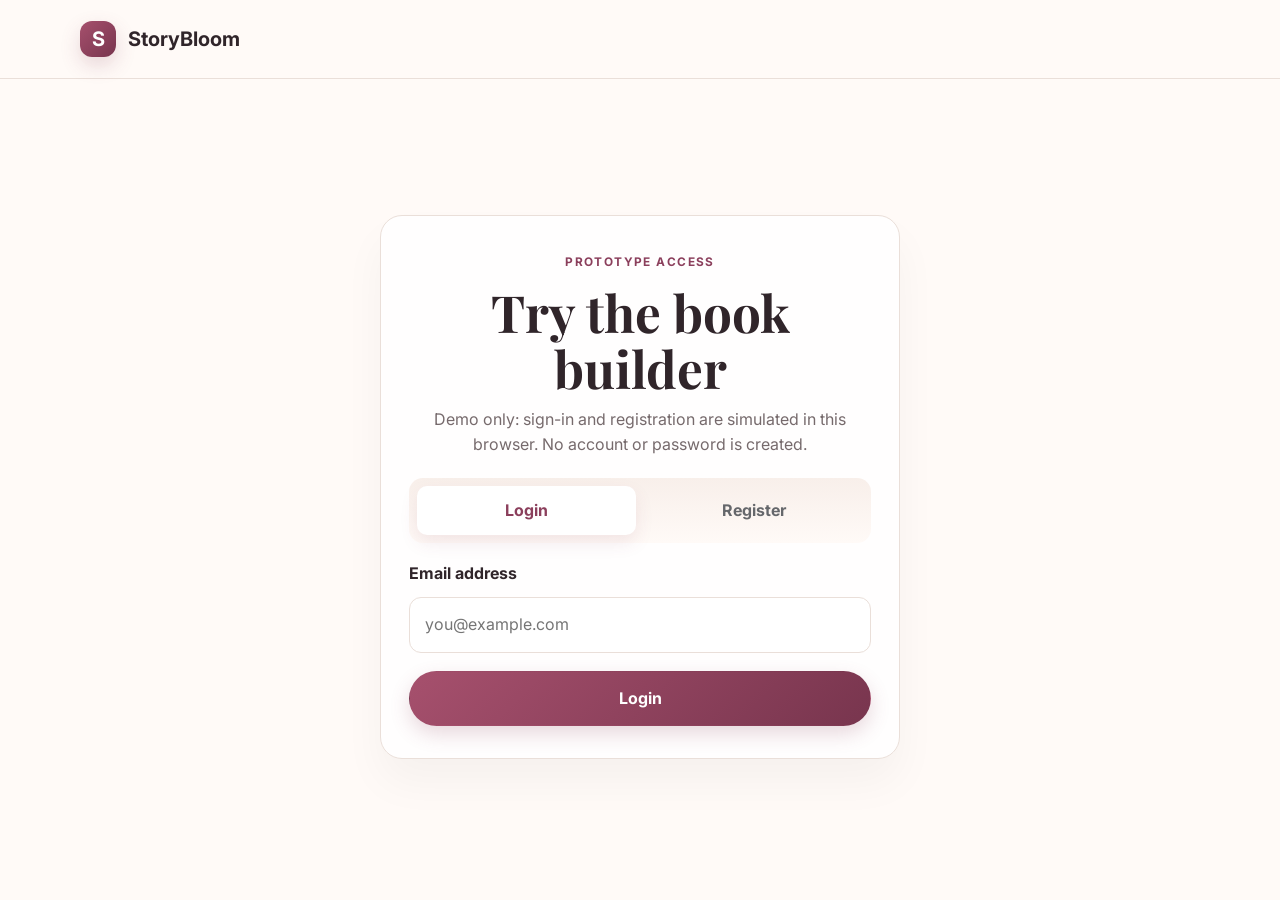
<file: create-book.html>
<!DOCTYPE html>
<html lang="en">

<head>
    <meta charset="UTF-8" />
    <meta name="viewport" content="width=device-width, initial-scale=1.0" />
    <title>Create Your Book | StoryBloom Ghana</title>
    <meta name="description" content="Create a personalised book with guided questions, photos, and AI-assisted editing." />
    <link rel="preconnect" href="https://fonts.googleapis.com" />
    <link rel="preconnect" href="https://fonts.gstatic.com" crossorigin />
    <link href="https://fonts.googleapis.com/css2?family=Playfair+Display:wght@600;700;800&family=Inter:wght@400;500;600;700;800&display=swap" rel="stylesheet" />
    <link rel="stylesheet" href="sb.css" />
</head>

<body>
    <header class="topbar">
        <div class="container nav">
            <a class="brand" href="index.html" aria-label="StoryBloom home">
                <span class="brand-mark">S</span>
                <div>
                    <strong>StoryBloom</strong>
                    <small>Ghana</small>
                </div>
            </a>
            <nav class="main-nav" aria-label="Main navigation">
                <a href="index.html">Home</a>
                <a href="create-book.html" class="active">Create Book</a>
                <a href="checkout.html">Checkout</a>
                <a href="admin.html">Admin</a>
            </nav>
            <div class="header-actions">
                <a class="link-btn" href="auth.html" data-auth-link>Sign in</a>
                <a class="btn btn-primary" href="checkout.html">Checkout</a>
            </div>
        </div>
    </header>

    <main>
        <section class="page-header">
            <div class="container">
                <span class="eyebrow">Book Builder</span>
                <h1 class="page-title">Create a personalized storybook</h1>
                <p class="page-subtitle">Answer a few quick prompts, upload your memories, and preview your keepsake.</p>
            </div>
        </section>

        <section class="section-space">
            <div class="container form-shell">
                <div class="builder-panel">
                    <div class="progress-wrap">
                        <div class="progress-head">
                            <span>Step <strong id="step-indicator">1</strong> of 4</span>
                            <span id="progress-label">Recipient</span>
                        </div>
                        <div class="progress-bar"><span id="progress-fill"></span></div>
                    </div>

                    <form id="book-form" novalidate>
                        <div id="book-message" class="auth-message" role="alert" hidden></div>
                        <div class="form-step active" data-step="1">
                            <h3>Who is this book for?</h3>
                            <div class="choice-grid two-col">
                                <label class="choice-card">
                    <input type="radio" name="recipient" value="Partner" checked />
                    <span>Partner</span>
                  </label>
                                <label class="choice-card">
                    <input type="radio" name="recipient" value="Friend" />
                    <span>Friend</span>
                  </label>
                                <label class="choice-card">
                    <input type="radio" name="recipient" value="Mum" />
                    <span>Mum</span>
                  </label>
                                <label class="choice-card">
                    <input type="radio" name="recipient" value="Dad" />
                    <span>Dad</span>
                  </label>
                                <label class="choice-card">
                    <input type="radio" name="recipient" value="Child" />
                    <span>Child</span>
                  </label>
                                <label class="choice-card">
                    <input type="radio" name="recipient" value="Colleague" />
                    <span>Colleague</span>
                  </label>
                            </div>

                            <div class="field-group">
                                <label for="occasion">Occasion</label>
                                <select id="occasion" name="occasion">
                    <option>Birthday</option>
                    <option selected>Anniversary</option>
                    <option>Wedding</option>
                    <option>Graduation</option>
                    <option>Mother's Day</option>
                    <option>Father's Day</option>
                    <option>Just Because</option>
                    <option>Other</option>
                  </select>
                            </div>

                            <div class="field-group">
                                <label for="recipient-name">Recipient name</label>
                                <input id="recipient-name" type="text" placeholder="e.g. Efua" />
                            </div>
                        </div>

                        <div class="form-step" data-step="2">
                            <h3>Tell us about your story</h3>
                            <div class="field-group">
                                <label for="relationship">How did you meet or describe your relationship?</label>
                                <textarea id="relationship" rows="3" placeholder="We met at a campus event and became best friends..."></textarea>
                            </div>
                            <div class="field-group">
                                <label for="memories">Favourite memories or milestones</label>
                                <textarea id="memories" rows="3" placeholder="Late-night calls, trips, surprise birthday celebrations..."></textarea>
                            </div>
                            <div class="field-group">
                                <label for="special">What makes them special?</label>
                                <textarea id="special" rows="3" placeholder="They are kind, loyal, hilarious, and deeply thoughtful..."></textarea>
                            </div>
                        </div>

                        <div class="form-step" data-step="3">
                            <h3>Add your photos</h3>
                            <div class="upload-box">
                                <input id="photo-upload" type="file" multiple accept="image/*" />
                                <label for="photo-upload">
                    <strong>Upload photos</strong>
                    <span>Preview selected filenames (uploads are not saved in this demo)</span>
                  </label>
                            </div>
                            <ul class="file-list" id="file-list" aria-live="polite"></ul>
                        </div>

                        <div class="form-step" data-step="4">
                            <h3>Choose your book style</h3>
                            <div class="choice-grid four-col">
                                <label class="choice-card">
                    <input type="radio" name="style" value="Romantic" checked />
                    <span>Romantic</span>
                  </label>
                                <label class="choice-card">
                    <input type="radio" name="style" value="Funny" />
                    <span>Funny</span>
                  </label>
                                <label class="choice-card">
                    <input type="radio" name="style" value="Emotional" />
                    <span>Emotional</span>
                  </label>
                                <label class="choice-card">
                    <input type="radio" name="style" value="Inspirational" />
                    <span>Inspirational</span>
                  </label>
                            </div>

                            <div class="field-group">
                                <label for="book-format">Format</label>
                                <select id="book-format" name="bookFormat">
                    <option>Paperback</option>
                    <option>Hardcover</option>
                  </select>
                            </div>

                            <div class="field-group">
                                <label for="extras">Optional extras</label>
                                <select id="extras" name="extras">
                    <option>None</option>
                    <option>Gift Box</option>
                    <option>Personalized Bookmark</option>
                    <option>Greeting Card + Wrapping</option>
                  </select>
                            </div>
                        </div>

                        <div class="form-actions">
                            <button type="button" class="btn btn-secondary" id="prev-step">Back</button>
                            <button type="button" class="btn btn-primary" id="next-step">Next</button>
                        </div>
                    </form>
                </div>

                <aside class="summary-panel">
                    <h3>Your Book Overview</h3>
                    <div class="summary-card">
                        <span class="label">Recipient</span>
                        <strong id="summary-recipient">Partner</strong>
                    </div>
                    <div class="summary-card">
                        <span class="label">Occasion</span>
                        <strong id="summary-occasion">Anniversary</strong>
                    </div>
                    <div class="summary-card">
                        <span class="label">Style</span>
                        <strong id="summary-style">Romantic</strong>
                    </div>
                    <div class="summary-card">
                        <span class="label">Format</span>
                        <strong id="summary-format">Paperback</strong>
                    </div>

                    <div class="price-box">
                        <div>
                            <span>Estimated starting price</span>
                            <strong>GH₵ 200</strong>
                        </div>
                        <a href="checkout.html" class="btn btn-primary full">Continue to checkout</a>
                    </div>
                </aside>
            </div>
        </section>
    </main>

    <footer class="site-footer">
        <div class="container footer-grid">
            <div>
                <a class="brand footer-brand" href="index.html" aria-label="StoryBloom home">
                    <span class="brand-mark">S</span>
                    <div>
                        <strong>StoryBloom</strong>
                        <small>Ghana</small>
                    </div>
                </a>
                <p>Beautiful books made from memories, milestones, and love.</p>
            </div>
            <div>
                <h4>Explore</h4>
                <ul>
                    <li><a href="index.html">Home</a></li>
                    <li><a href="create-book.html">Create Book</a></li>
                    <li><a href="checkout.html">Checkout</a></li>
                </ul>
            </div>
            <div>
                <h4>Company</h4>
                <ul>
                    <li><a href="#">Privacy Policy</a></li>
                    <li><a href="#">Terms</a></li>
                    <li><a href="#">Support</a></li>
                </ul>
            </div>
            <div>
                <h4>Contact</h4>
                <ul>
                    <li><a href="mailto:hello@storybloomgh.com">hello@storybloomgh.com</a></li>
                    <li><a href="tel:+233200000000">+233 20 000 0000</a></li>
                    <li>Accra, Ghana</li>
                </ul>
            </div>
        </div>
        <div class="container copyright"><span>© 2026 StoryBloom Ghana</span></div>
    </footer>

    <script src="sb.js"></script>
</body>

</html>
</file>
<file: sb.css>
:root {
    --bg: #fffaf7;
    --panel: #ffffff;
    --panel-soft: #f7eee8;
    --primary: #8b3f5c;
    --primary-dark: #713149;
    --accent: #b98655;
    --text: #30252a;
    --muted: #766a6c;
    --line: #eadfd9;
    --shadow: 0 12px 34px rgba(66, 37, 45, 0.08);
}

* {
    box-sizing: border-box;
}

html {
    scroll-behavior: smooth;
}

body {
    margin: 0;
    font-family: "Inter", sans-serif;
    background: var(--bg);
    color: var(--text);
    line-height: 1.6;
    overflow-x: hidden;
}

a {
    color: inherit;
    text-decoration: none;
}

img {
    max-width: 100%;
    display: block;
}

button,
select {
    font: inherit;
}

.container {
    width: min(1120px, calc(100% - 32px));
    margin: 0 auto;
}

.section-space {
    padding: 100px 0;
}

.light-section {
    background: linear-gradient(180deg, rgba(240, 242, 245, 0.5), rgba(255, 255, 255, 0.8));
}

.eyebrow {
    display: inline-block;
    font-size: 0.74rem;
    letter-spacing: 0.12em;
    text-transform: uppercase;
    font-weight: 700;
    color: var(--primary);
    margin-bottom: 12px;
}

h1,
h2,
h3 {
    margin-top: 0;
    font-family: "Playfair Display", serif;
    line-height: 1.1;
    color: var(--text);
}

h1 {
    font-size: clamp(2.8rem, 5vw, 4.7rem);
    margin-bottom: 18px;
}

h2 {
    font-size: clamp(2.1rem, 3vw, 3rem);
    margin-bottom: 12px;
}

h3 {
    font-size: 1.5rem;
    margin-bottom: 10px;
}

p {
    margin: 0 0 18px;
    color: var(--muted);
}

.primary-btn,
.secondary-btn,
.link-btn {
    display: inline-flex;
    align-items: center;
    justify-content: center;
    border: 0;
    border-radius: 999px;
    font-weight: 700;
    cursor: pointer;
    transition: transform 0.2s ease, box-shadow 0.2s ease;
}

.primary-btn {
    background: linear-gradient(135deg, #0084ff, #0073e6);
    color: #fff;
    padding: 16px 28px;
    box-shadow: 0 2px 8px rgba(0, 132, 255, 0.3);
}

.secondary-btn {
    background: var(--panel);
    color: var(--text);
    border: 1px solid var(--line);
    padding: 16px 28px;
}

.link-btn {
    color: var(--text);
    padding: 10px 14px;
    font-weight: 600;
}

.primary-btn:hover,
.secondary-btn:hover,
.link-btn:hover,
.chip:hover,
.occasion-card:hover,
.format:hover {
    transform: translateY(-2px);
}

.primary-btn.small {
    padding: 12px 18px;
    font-size: 0.92rem;
}

.full {
    width: 100%;
}

.topbar {
    position: sticky;
    top: 0;
    z-index: 20;
    background: rgba(255, 255, 255, 0.95);
    backdrop-filter: blur(12px);
    border-bottom: 1px solid #e5e5ea;
}

.nav-wrap {
    display: flex;
    align-items: center;
    justify-content: space-between;
    gap: 24px;
    min-height: 78px;
}

.brand {
    display: inline-flex;
    align-items: center;
    gap: 12px;
    font-weight: 700;
    font-size: 1.25rem;
}

.brand-mark {
    width: 36px;
    height: 36px;
    display: inline-flex;
    align-items: center;
    justify-content: center;
    border-radius: 12px;
    background: linear-gradient(135deg, #0084ff, #0073e6);
    color: #fff;
    box-shadow: 0 2px 8px rgba(0, 132, 255, 0.3);
}

.main-nav {
    display: flex;
    align-items: center;
    gap: 26px;
    color: var(--muted);
    font-weight: 600;
}

.main-nav a:hover {
    color: var(--primary);
}

.nav-actions {
    display: flex;
    align-items: center;
    gap: 12px;
}

.nav-toggle {
    display: none;
    width: 44px;
    height: 44px;
    border: 1px solid var(--line);
    background: transparent;
    border-radius: 12px;
    padding: 10px 8px;
    cursor: pointer;
}

.nav-toggle span {
    display: block;
    width: 100%;
    height: 2px;
    background: var(--text);
    border-radius: 3px;
    margin: 5px 0;
}

.hero {
    padding: 72px 0 36px;
}

.hero-grid {
    display: grid;
    grid-template-columns: 1.1fr 0.9fr;
    gap: 52px;
    align-items: center;
}

.hero-copy {
    max-width: 610px;
}

.eyebrow {
    color: var(--primary);
}

.hero-actions {
    display: flex;
    align-items: center;
    flex-wrap: wrap;
    gap: 14px;
    margin: 28px 0 18px;
}

.hero-points {
    list-style: none;
    margin: 0;
    padding: 0;
    display: flex;
    flex-wrap: wrap;
    gap: 14px 18px;
    color: var(--muted);
    font-weight: 600;
}

.hero-points li::before {
    content: "✓";
    color: var(--primary);
    margin-right: 8px;
}

.hero-visual {
    display: flex;
    justify-content: center;
}

.book-card {
    width: min(100%, 420px);
    background: linear-gradient(160deg, #fff, #f3e5d8);
    border: 1px solid rgba(61, 39, 31, 0.08);
    border-radius: 32px;
    box-shadow: var(--shadow);
    padding: 22px;
}

.book-cover {
    background: linear-gradient(150deg, #0073e6, #0084ff 48%, #1fa5ff 100%);
    color: #fff;
    border-radius: 24px 24px 18px 18px;
    padding: 26px 22px 20px;
    min-height: 290px;
    position: relative;
    overflow: hidden;
}

.cover-kicker {
    font-size: 0.82rem;
    letter-spacing: 0.16em;
    text-transform: uppercase;
    opacity: 0.8;
}

.book-cover h2 {
    color: #fff;
    margin-top: 18px;
    font-size: clamp(2rem, 2vw, 2.6rem);
}

.cover-ornament {
    width: 86px;
    height: 86px;
    border-radius: 50%;
    margin: 22px auto 18px;
    background: radial-gradient(circle at center, rgba(255, 255, 255, 0.88), rgba(255, 255, 255, 0.18));
    border: 1px solid rgba(255, 255, 255, 0.4);
}

.cover-meta {
    font-size: 0.84rem;
    opacity: 0.8;
    text-align: center;
}

.book-details {
    display: grid;
    grid-template-columns: repeat(3, minmax(0, 1fr));
    gap: 16px;
    padding-top: 22px;
}

.book-details div {
    background: rgba(255, 255, 255, 0.5);
    border: 1px solid rgba(40, 18, 8, 0.06);
    border-radius: 18px;
    padding: 14px 10px;
    text-align: center;
}

.book-details span {
    display: block;
    color: var(--muted);
    font-size: 0.72rem;
    text-transform: uppercase;
    letter-spacing: 0.08em;
}

.book-details strong {
    display: block;
    margin-top: 6px;
    font-size: 0.98rem;
}

.stats-band {
    background: #2a2a2a;
    color: #fff;
    padding: 28px 0;
}

.stats-grid {
    display: grid;
    grid-template-columns: repeat(4, minmax(0, 1fr));
    gap: 18px;
    text-align: center;
}

.stats-grid strong {
    display: block;
    font-size: clamp(1.4rem, 2vw, 2.2rem);
    font-family: "Playfair Display", serif;
    margin-bottom: 6px;
}

.stats-grid span {
    color: rgba(255, 255, 255, 0.7);
}

.section-heading {
    margin-bottom: 34px;
}

.section-heading.center {
    text-align: center;
}

.section-heading.left {
    text-align: left;
}

.small-gap {
    margin-bottom: 20px;
}

.examples-grid,
.steps-grid,
.pricing-grid,
.testimonial-grid {
    display: grid;
    gap: 24px;
}

.examples-grid {
    grid-template-columns: repeat(3, minmax(0, 1fr));
}

.example-card {
    border-radius: 22px;
    overflow: hidden;
    background: var(--panel);
    border: 1px solid var(--line);
    box-shadow: 0 20px 30px rgba(39, 23, 17, 0.05);
}

.example-image {
    height: 270px;
    background-size: cover;
    background-position: center;
}

.image-one {
    background: linear-gradient(135deg, rgba(73, 43, 31, 0.18), rgba(73, 43, 31, 0.12)), url("https://images.unsplash.com/photo-1520854221256-17451cc331bf?auto=format&fit=crop&w=900&q=80") center/cover no-repeat;
}

.image-two {
    background: linear-gradient(135deg, rgba(73, 43, 31, 0.12), rgba(73, 43, 31, 0.12)), url("https://images.unsplash.com/photo-1529156069898-49953e39b3ac?auto=format&fit=crop&w=900&q=80") center/cover no-repeat;
}

.image-three {
    background: url("Screenshot 2026-10-02 073811.png") center top / cover no-repeat;
}

.example-content {
    padding: 20px 18px 22px;
}

.example-content span {
    color: var(--primary);
    font-size: 0.75rem;
    text-transform: uppercase;
    letter-spacing: 0.12em;
    font-weight: 700;
}

.steps-grid {
    grid-template-columns: repeat(4, minmax(0, 1fr));
}

.step-card {
    background: rgba(255, 255, 255, 0.8);
    border: 1px solid var(--line);
    border-radius: 22px;
    padding: 28px 22px;
    box-shadow: 0 18px 30px rgba(24, 19, 16, 0.04);
}

.step-number {
    display: inline-flex;
    width: 46px;
    height: 46px;
    align-items: center;
    justify-content: center;
    border-radius: 12px;
    background: rgba(0, 132, 255, 0.1);
    color: #0084ff;
    font-weight: 800;
    margin-bottom: 16px;
}

.occasion-grid {
    display: grid;
    grid-template-columns: repeat(3, minmax(0, 1fr));
    gap: 18px;
}

.occasion-card {
    border: 1px solid var(--line);
    background: rgba(255, 255, 255, 0.7);
    border-radius: 16px;
    padding: 26px 20px;
    font-weight: 700;
    color: var(--text);
    cursor: pointer;
    transition: all 0.2s ease;
    text-align: center;
}

.occasion-card.active {
    background: linear-gradient(135deg, rgba(0, 132, 255, 0.08), rgba(0, 132, 255, 0.14));
    border-color: rgba(0, 132, 255, 0.35);
    color: #0084ff;
}

.builder-layout {
    display: grid;
    grid-template-columns: 1.1fr 0.9fr;
    gap: 26px;
    align-items: start;
}

.builder-form,
.builder-preview {
    background: rgba(255, 255, 255, 0.86);
    border: 1px solid var(--line);
    border-radius: 26px;
    padding: 28px 24px;
    box-shadow: 0 18px 28px rgba(26, 19, 15, 0.04);
}

.book-form {
    display: grid;
    gap: 18px;
}

.field-group {
    display: grid;
    gap: 10px;
}

.field-group label {
    font-weight: 700;
    color: var(--text);
}

select {
    width: 100%;
    padding: 15px 16px;
    border-radius: 12px;
    border: 1px solid var(--line);
    background: #fff;
    color: var(--text);
}

.chips,
.format-toggle {
    display: flex;
    flex-wrap: wrap;
    gap: 10px;
}

.chip,
.format {
    border: 1px solid var(--line);
    background: #fff;
    border-radius: 999px;
    padding: 11px 16px;
    color: var(--text);
    cursor: pointer;
    font-weight: 600;
    transition: all 0.2s ease;
}

.chip.active,
.format.active {
    background: rgba(0, 132, 255, 0.1);
    border-color: rgba(0, 132, 255, 0.3);
    color: #0084ff;
}

.builder-note {
    padding: 14px 16px;
    border-radius: 14px;
    background: rgba(0, 132, 255, 0.05);
    color: #65676b;
    border: 1px solid rgba(0, 132, 255, 0.08);
}

.preview-window {
    display: grid;
    gap: 20px;
}

.preview-header,
.price-row {
    display: flex;
    align-items: center;
    justify-content: space-between;
    gap: 10px;
}

.badge {
    background: rgba(49, 162, 76, 0.12);
    color: #1f6f4e;
    border-radius: 999px;
    padding: 6px 10px;
    font-size: 0.76rem;
    font-weight: 700;
}

.mini-book {
    background: rgba(240, 242, 245, 0.9);
    border-radius: 22px;
    border: 1px solid #e5e5ea;
    overflow: hidden;
}

.mini-cover {
    min-height: 200px;
    padding: 28px 22px;
    background: linear-gradient(135deg, #0073e6, #1fa5ff);
    color: #fff;
}

.mini-title {
    font-family: "Playfair Display", serif;
    font-size: clamp(1.8rem, 2vw, 2.4rem);
    margin-bottom: 20px;
}

.mini-line {
    width: 130px;
    height: 2px;
    background: rgba(255, 255, 255, 0.7);
    border-radius: 999px;
}

.mini-body {
    padding: 22px 18px 24px;
}

.mini-body p {
    margin: 0;
}

.price-row {
    background: rgba(0, 132, 255, 0.06);
    border-radius: 14px;
    padding: 14px 16px;
    font-weight: 700;
    color: #65676b;
}

.price-row strong {
    color: #0084ff;
    font-size: 1.2rem;
}

.pricing-grid {
    grid-template-columns: repeat(3, minmax(0, 1fr));
}

.pricing-card {
    background: rgba(255, 255, 255, 0.85);
    border: 1px solid var(--line);
    border-radius: 24px;
    padding: 26px 22px;
    box-shadow: 0 18px 28px rgba(31, 18, 14, 0.04);
}

.pricing-card.featured {
    border-color: rgba(0, 132, 255, 0.25);
    background: linear-gradient(180deg, rgba(0, 132, 255, 0.07), rgba(255, 255, 255, 0.96));
    transform: translateY(-6px);
}

.plan {
    display: inline-block;
    font-size: 0.78rem;
    letter-spacing: 0.12em;
    text-transform: uppercase;
    font-weight: 800;
    color: var(--primary);
    margin-bottom: 14px;
}

.pricing-card h3 {
    font-size: 2.1rem;
    margin-bottom: 18px;
}

.pricing-card ul {
    list-style: none;
    padding: 0;
    margin: 0 0 22px;
    display: grid;
    gap: 10px;
    color: var(--muted);
}

.pricing-card li::before {
    content: "•";
    color: var(--primary);
    margin-right: 8px;
}

.testimonial-grid {
    grid-template-columns: repeat(3, minmax(0, 1fr));
}

.testimonial-card {
    background: var(--panel);
    border: 1px solid var(--line);
    border-radius: 22px;
    padding: 24px 22px;
}

.stars {
    color: #f4b740;
    letter-spacing: 0.1em;
    margin-bottom: 12px;
}

.person {
    margin-top: 18px;
    display: grid;
    gap: 4px;
}

.person strong {
    color: var(--text);
}

.person span {
    color: var(--muted);
    font-size: 0.85rem;
}

.faq-wrap {
    display: grid;
    grid-template-columns: 0.9fr 1.1fr;
    gap: 28px;
    align-items: start;
}

.faq-list {
    display: grid;
    gap: 14px;
}

.faq-list details {
    border: 1px solid var(--line);
    background: rgba(255, 255, 255, 0.8);
    border-radius: 18px;
    padding: 18px 20px;
}

.faq-list summary {
    list-style: none;
    cursor: pointer;
    font-weight: 700;
    color: var(--text);
}

.faq-list summary::-webkit-details-marker {
    display: none;
}

.faq-list details p {
    margin-top: 12px;
    margin-bottom: 0;
}

.whatsapp-float {
    position: fixed;
    right: 18px;
    bottom: 18px;
    width: 62px;
    height: 62px;
    display: grid;
    place-items: center;
    border-radius: 50%;
    background: linear-gradient(135deg, #25d366, #128c7e);
    color: #fff;
    box-shadow: 0 16px 28px rgba(18, 140, 126, 0.35);
    z-index: 100;
    transition: transform 0.2s ease, box-shadow 0.2s ease;
}

.whatsapp-float:hover {
    transform: translateY(-4px) scale(1.02);
    box-shadow: 0 20px 34px rgba(18, 140, 126, 0.45);
}

.whatsapp-float svg {
    width: 28px;
    height: 28px;
    fill: currentColor;
}

.site-footer {
    background: #2a2a2a;
    color: rgba(255, 255, 255, 0.8);
    padding: 68px 0 20px;
}

.footer-grid {
    display: grid;
    grid-template-columns: 1.2fr 0.8fr 0.8fr 0.9fr;
    gap: 30px;
    margin-bottom: 30px;
}

.footer-brand {
    margin-bottom: 16px;
}

.site-footer h3 {
    color: #fff;
    margin-bottom: 14px;
    font-size: 1.1rem;
}

.site-footer ul {
    list-style: none;
    margin: 0;
    padding: 0;
    display: grid;
    gap: 8px;
}

.site-footer a,
.site-footer li {
    color: rgba(255, 255, 255, 0.7);
}

.copyright {
    border-top: 1px solid rgba(255, 255, 255, 0.1);
    padding-top: 18px;
    color: rgba(255, 255, 255, 0.6);
    text-align: center;
}

.auth-shell {
    display: grid;
    place-items: center;
}

.auth-panel {
    width: min(520px, 100%);
    padding: 32px 28px;
    margin-top: 36px;
}

.auth-header {
    text-align: center;
    margin-bottom: 20px;
}

.auth-tabs {
    display: grid;
    grid-template-columns: repeat(2, minmax(0, 1fr));
    gap: 8px;
    background: rgba(0, 132, 255, 0.05);
    padding: 8px;
    border-radius: 14px;
    margin-bottom: 18px;
}

.auth-tab {
    border: 0;
    padding: 12px 16px;
    background: transparent;
    color: #65676b;
    border-radius: 10px;
    font-weight: 700;
    cursor: pointer;
}

.auth-tab.active {
    background: #fff;
    color: #0084ff;
    box-shadow: 0 8px 18px rgba(0, 132, 255, 0.08);
}

.auth-form {
    display: none;
    gap: 18px;
}

.auth-form.active {
    display: grid;
}

.auth-message {
    display: none;
    background: rgba(168, 46, 46, 0.08);
    color: #8d2b2b;
    border: 1px solid rgba(168, 46, 46, 0.2);
    border-radius: 12px;
    padding: 12px 14px;
    margin-bottom: 16px;
    font-weight: 600;
}

.page-header {
    padding: 52px 0 22px;
}

.page-title {
    font-size: clamp(2.6rem, 4vw, 4rem);
    margin-bottom: 10px;
}

.page-subtitle {
    color: var(--muted);
    max-width: 760px;
}

.btn {
    display: inline-flex;
    align-items: center;
    justify-content: center;
    border-radius: 999px;
    padding: 14px 22px;
    border: 1px solid transparent;
    cursor: pointer;
    font-weight: 700;
    transition: transform 0.2s ease, box-shadow 0.2s ease;
}

.btn:hover {
    transform: translateY(-2px);
}

.btn-primary {
    background: linear-gradient(135deg, #0084ff, #0073e6);
    color: #fff;
    box-shadow: 0 2px 8px rgba(0, 132, 255, 0.3);
}

.btn-secondary {
    background: #fff;
    border-color: var(--line);
    color: var(--text);
}

.full {
    width: 100%;
}

.form-shell,
.checkout-grid,
.admin-shell,
.content-grid {
    display: grid;
    gap: 24px;
}

.form-shell {
    grid-template-columns: 1.3fr 0.7fr;
    align-items: start;
}

.builder-panel,
.summary-panel,
.checkout-box,
.order-summary,
.panel {
    background: rgba(255, 255, 255, 0.9);
    border: 1px solid var(--line);
    border-radius: 22px;
    box-shadow: 0 24px 44px rgba(21, 16, 15, 0.04);
}

.builder-panel,
.summary-panel,
.checkout-box,
.order-summary {
    padding: 28px 24px;
}

.progress-wrap {
    display: grid;
    gap: 12px;
    margin-bottom: 24px;
}

.progress-head {
    display: flex;
    justify-content: space-between;
    align-items: center;
    font-size: 0.92rem;
    color: var(--muted);
}

.progress-bar {
    width: 100%;
    height: 10px;
    background: rgba(109, 63, 45, 0.08);
    border-radius: 999px;
    overflow: hidden;
}

.progress-bar span {
    display: block;
    height: 100%;
    border-radius: inherit;
    background: linear-gradient(135deg, #0084ff, #1fa5ff);
    width: 25%;
}

.form-step {
    display: none;
    gap: 18px;
}

.form-step.active {
    display: grid;
}

.choice-grid {
    display: grid;
    gap: 14px;
}

.two-col {
    grid-template-columns: repeat(2, minmax(0, 1fr));
}

.four-col {
    grid-template-columns: repeat(4, minmax(0, 1fr));
}

.choice-card {
    position: relative;
    display: flex;
    align-items: center;
    justify-content: center;
    min-height: 64px;
    border: 1px solid var(--line);
    border-radius: 16px;
    background: #fff;
    cursor: pointer;
    padding: 12px;
    font-weight: 700;
    color: var(--text);
}

.choice-card input {
    position: absolute;
    opacity: 0;
    pointer-events: none;
}

.choice-card:has(input:checked) {
    background: rgba(0, 132, 255, 0.08);
    border-color: rgba(0, 132, 255, 0.35);
    color: #0084ff;
}

input[type="text"],
input[type="email"],
input[type="tel"],
textarea,
select {
    width: 100%;
    padding: 14px 15px;
    border-radius: 12px;
    border: 1px solid var(--line);
    background: #fff;
    color: var(--text);
    font: inherit;
}

textarea {
    resize: vertical;
    min-height: 110px;
}

.upload-box {
    display: grid;
    place-items: center;
    min-height: 170px;
    border: 1px dashed rgba(0, 132, 255, 0.35);
    border-radius: 20px;
    background: rgba(0, 132, 255, 0.03);
    padding: 18px;
    text-align: center;
}

.upload-box input {
    display: none;
}

.upload-box label {
    display: grid;
    gap: 10px;
    cursor: pointer;
    color: #65676b;
}

.upload-box strong {
    color: #0084ff;
    font-size: 1.2rem;
}

.file-list {
    list-style: none;
    margin: 0;
    padding: 0;
    display: grid;
    gap: 8px;
    color: var(--muted);
}

.file-list li::before {
    content: "•";
    color: var(--primary);
    margin-right: 8px;
}

.form-actions {
    display: flex;
    justify-content: space-between;
    gap: 12px;
    margin-top: 12px;
}

.form-actions .btn {
    min-width: 140px;
}

.summary-panel h3,
.checkout-box h3,
.order-summary h3 {
    margin-bottom: 16px;
}

.summary-card {
    display: grid;
    gap: 6px;
    padding: 12px 0;
    border-bottom: 1px solid var(--line);
}

.summary-card .label {
    color: var(--muted);
    font-size: 0.8rem;
    text-transform: uppercase;
    letter-spacing: 0.08em;
}

.price-box {
    display: grid;
    gap: 16px;
    margin-top: 18px;
    padding-top: 18px;
    border-top: 1px solid var(--line);
}

.price-box span {
    display: block;
    color: var(--muted);
    margin-bottom: 4px;
}

.price-box strong {
    font-size: 1.8rem;
    color: var(--primary);
}

.checkout-grid {
    grid-template-columns: 1fr 1fr;
}

.order-row {
    display: flex;
    justify-content: space-between;
    gap: 10px;
    border-bottom: 1px solid var(--line);
    padding: 10px 0;
}

.total-row {
    display: flex;
    justify-content: space-between;
    margin-top: 18px;
    font-weight: 800;
    font-size: 1.2rem;
}

.method-box {
    display: flex;
    align-items: center;
    gap: 10px;
    border: 1px solid rgba(0, 132, 255, 0.1);
    background: #fff;
    border-radius: 14px;
    padding: 0.9rem 1rem;
    margin-bottom: 12px;
}

.method-box input {
    margin: 0;
}

.confirmation-card {
    max-width: 760px;
    margin: 0 auto;
    padding: 40px 30px;
    text-align: center;
}

.confirmation-badge {
    width: 70px;
    height: 70px;
    border-radius: 50%;
    display: grid;
    place-items: center;
    margin: 0 auto 14px;
    background: rgba(35, 119, 79, 0.12);
    color: #1f6f4e;
    font-size: 2rem;
}

.order-number {
    display: inline-block;
    margin: 12px 0 16px;
    padding: 0.5rem 0.8rem;
    border-radius: 999px;
    background: rgba(0, 132, 255, 0.08);
    color: #0073e6;
    font-weight: 700;
}

.summary-list {
    list-style: none;
    margin: 18px 0 0;
    padding: 0;
    display: grid;
    gap: 10px;
}

.summary-list li {
    display: flex;
    justify-content: space-between;
    gap: 8px;
    border-bottom: 1px solid var(--line);
    padding-bottom: 10px;
}

.summary-list span:last-child {
    color: var(--muted);
}

.admin-shell {
    grid-template-columns: 250px 1fr;
}

.sidebar {
    background: #2a2a2a;
    color: rgba(255, 255, 255, 0.9);
    border-radius: 26px;
    padding: 26px 18px;
    min-height: 720px;
}

.sidebar .brand {
    margin-bottom: 18px;
}

.sidebar-nav {
    display: grid;
    gap: 10px;
    margin-top: 20px;
}

.sidebar-nav a {
    display: block;
    padding: 0.8rem 0.9rem;
    border-radius: 12px;
    color: rgba(255, 255, 255, 0.72);
}

.sidebar-nav a.active,
.sidebar-nav a:hover {
    background: rgba(255, 255, 255, 0.08);
    color: #fff;
}

.admin-main {
    display: grid;
    gap: 24px;
}

.stats-grid {
    display: grid;
    grid-template-columns: repeat(4, minmax(0, 1fr));
    gap: 18px;
}

.stat-card {
    padding: 22px 18px;
}

.stat-card strong {
    display: block;
    color: var(--primary-dark);
    font-size: clamp(1.7rem, 2vw, 2.2rem);
}

.stat-card span {
    display: block;
    color: var(--muted);
    margin-top: 8px;
}

.content-grid {
    grid-template-columns: 1.2fr 0.8fr;
}

.table-wrap {
    overflow-x: auto;
}

.orders-table {
    width: 100%;
    border-collapse: collapse;
}

.orders-table th,
.orders-table td {
    padding: 14px 12px;
    text-align: left;
    border-bottom: 1px solid var(--line);
}

.status-pill {
    display: inline-block;
    padding: 0.35rem 0.7rem;
    border-radius: 999px;
    font-size: 0.8rem;
    font-weight: 700;
}

.status-review {
    background: rgba(211, 154, 60, 0.12);
    color: #8a5e17;
}

.status-live {
    background: rgba(35, 119, 79, 0.12);
    color: #1f6f4e;
}

.status-printing {
    background: rgba(127, 61, 43, 0.12);
    color: var(--primary-dark);
}

.ai-panel {
    padding: 24px 22px;
}

.book-preview-box {
    background: linear-gradient(180deg, #f0f2f5, #e8ecf1);
    border-radius: 18px;
    padding: 18px;
    margin: 18px 0;
}

.bar-chart {
    display: grid;
    gap: 10px;
    margin-top: 16px;
}

.bar-item {
    display: grid;
    grid-template-columns: 80px 1fr 40px;
    gap: 10px;
    align-items: center;
}

.bar-track {
    height: 12px;
    border-radius: 999px;
    background: rgba(127, 61, 43, 0.08);
    overflow: hidden;
}

.bar-track span {
    display: block;
    height: 100%;
    border-radius: inherit;
    background: linear-gradient(135deg, #0084ff, #1fa5ff);
}

@media (max-width: 980px) {
    .form-shell,
    .checkout-grid,
    .content-grid,
    .admin-shell {
        grid-template-columns: 1fr;
    }
    .sidebar {
        min-height: unset;
    }
}

@media (max-width: 640px) {
    .stats-grid {
        grid-template-columns: 1fr;
    }
    .choice-grid.two-col,
    .choice-grid.four-col {
        grid-template-columns: 1fr;
    }
}

@media (max-width: 960px) {
    .hero-grid,
    .builder-layout,
    .faq-wrap,
    .examples-grid,
    .pricing-grid,
    .testimonial-grid,
    .steps-grid,
    .footer-grid {
        grid-template-columns: 1fr 1fr;
    }
    .hero-grid,
    .builder-layout,
    .faq-wrap,
    .footer-grid {
        grid-template-columns: 1fr;
    }
    .main-nav,
    .nav-actions {
        display: none;
    }
    .nav-wrap {
        position: relative;
    }
    .nav-toggle {
        display: inline-block;
    }
    .main-nav.mobile-open {
        display: flex;
        position: absolute;
        left: 16px;
        right: 16px;
        top: 78px;
        background: rgba(255, 255, 255, 0.96);
        border: 1px solid var(--line);
        border-radius: 18px;
        box-shadow: var(--shadow);
        padding: 18px 14px;
        flex-direction: column;
        align-items: flex-start;
        gap: 12px;
    }
    .nav-actions.mobile-open {
        display: flex;
        position: absolute;
        left: 16px;
        right: 16px;
        top: 226px;
        background: rgba(255, 255, 255, 0.96);
        border: 1px solid var(--line);
        border-radius: 18px;
        box-shadow: var(--shadow);
        padding: 12px 14px;
        justify-content: space-between;
    }
}

@media (max-width: 680px) {
    .section-space {
        padding: 80px 0;
    }
}

/* StoryBloom's keepsake palette and accessible interactive states. */
body {
    background: var(--bg);
    color: var(--text);
}

.topbar {
    background: rgba(255, 250, 247, 0.94);
    border-bottom-color: var(--line);
}

.header-actions {
    display: flex;
    align-items: center;
    gap: 12px;
}

.brand-mark,
.primary-btn,
.btn-primary {
    background: linear-gradient(135deg, #a6506d, #78354e);
    box-shadow: 0 8px 20px rgba(139, 63, 92, 0.2);
}

.primary-btn:hover,
.btn-primary:hover {
    background: linear-gradient(135deg, #91415e, #672b43);
    box-shadow: 0 12px 26px rgba(139, 63, 92, 0.24);
}

.eyebrow,
.main-nav a:hover,
.sidebar-nav a:hover,
.sidebar-nav a.active {
    color: var(--primary);
}

.hero {
    background: radial-gradient(ellipse at 78% 16%, rgba(185, 134, 85, 0.13), transparent 36%);
}

.light-section,
.auth-tabs {
    background: linear-gradient(180deg, #f8efea, #fffaf7);
}

.chip.active,
.format.active,
.occasion-card.active {
    background: rgba(139, 63, 92, 0.09);
    border-color: rgba(139, 63, 92, 0.32);
    color: var(--primary);
}

.auth-tab.active {
    color: var(--primary);
    box-shadow: 0 8px 18px rgba(139, 63, 92, 0.1);
}

.field-group input:focus,
.field-group textarea:focus,
.field-group select:focus,
input:focus-visible,
textarea:focus-visible,
select:focus-visible,
button:focus-visible,
a:focus-visible {
    outline: 3px solid rgba(139, 63, 92, 0.26);
    outline-offset: 2px;
    border-color: var(--primary);
}

.auth-message[data-type="success"] {
    background: #edf7ef;
    color: #245a31;
    border-color: #c8e4ce;
}

.auth-message:not([hidden]) {
    display: block;
}

button:disabled {
    cursor: wait;
    opacity: 0.68;
    transform: none;
}

@media (max-width: 680px) {
    .stats-grid,
    .occasion-grid,
    .examples-grid,
    .steps-grid,
    .pricing-grid,
    .testimonial-grid {
        grid-template-columns: 1fr;
    }
    .hero {
        padding-top: 44px;
    }
    .hero-actions {
        flex-direction: column;
        align-items: stretch;
    }
    .primary-btn,
    .secondary-btn {
        width: 100%;
    }
    .book-details {
        grid-template-columns: 1fr;
    }
    .nav-wrap {
        gap: 12px;
    }
    .brand {
        font-size: 1.05rem;
    }
    .page-title {
        font-size: clamp(2.1rem, 9vw, 3rem);
    }
    .builder-form,
    .builder-preview,
    .checkout-box,
    .order-summary,
    .panel,
    .auth-panel {
        padding-left: 16px;
        padding-right: 16px;
    }
    .whatsapp-float {
        width: 56px;
        height: 56px;
        right: 14px;
        bottom: 14px;
    }
}
</file>
